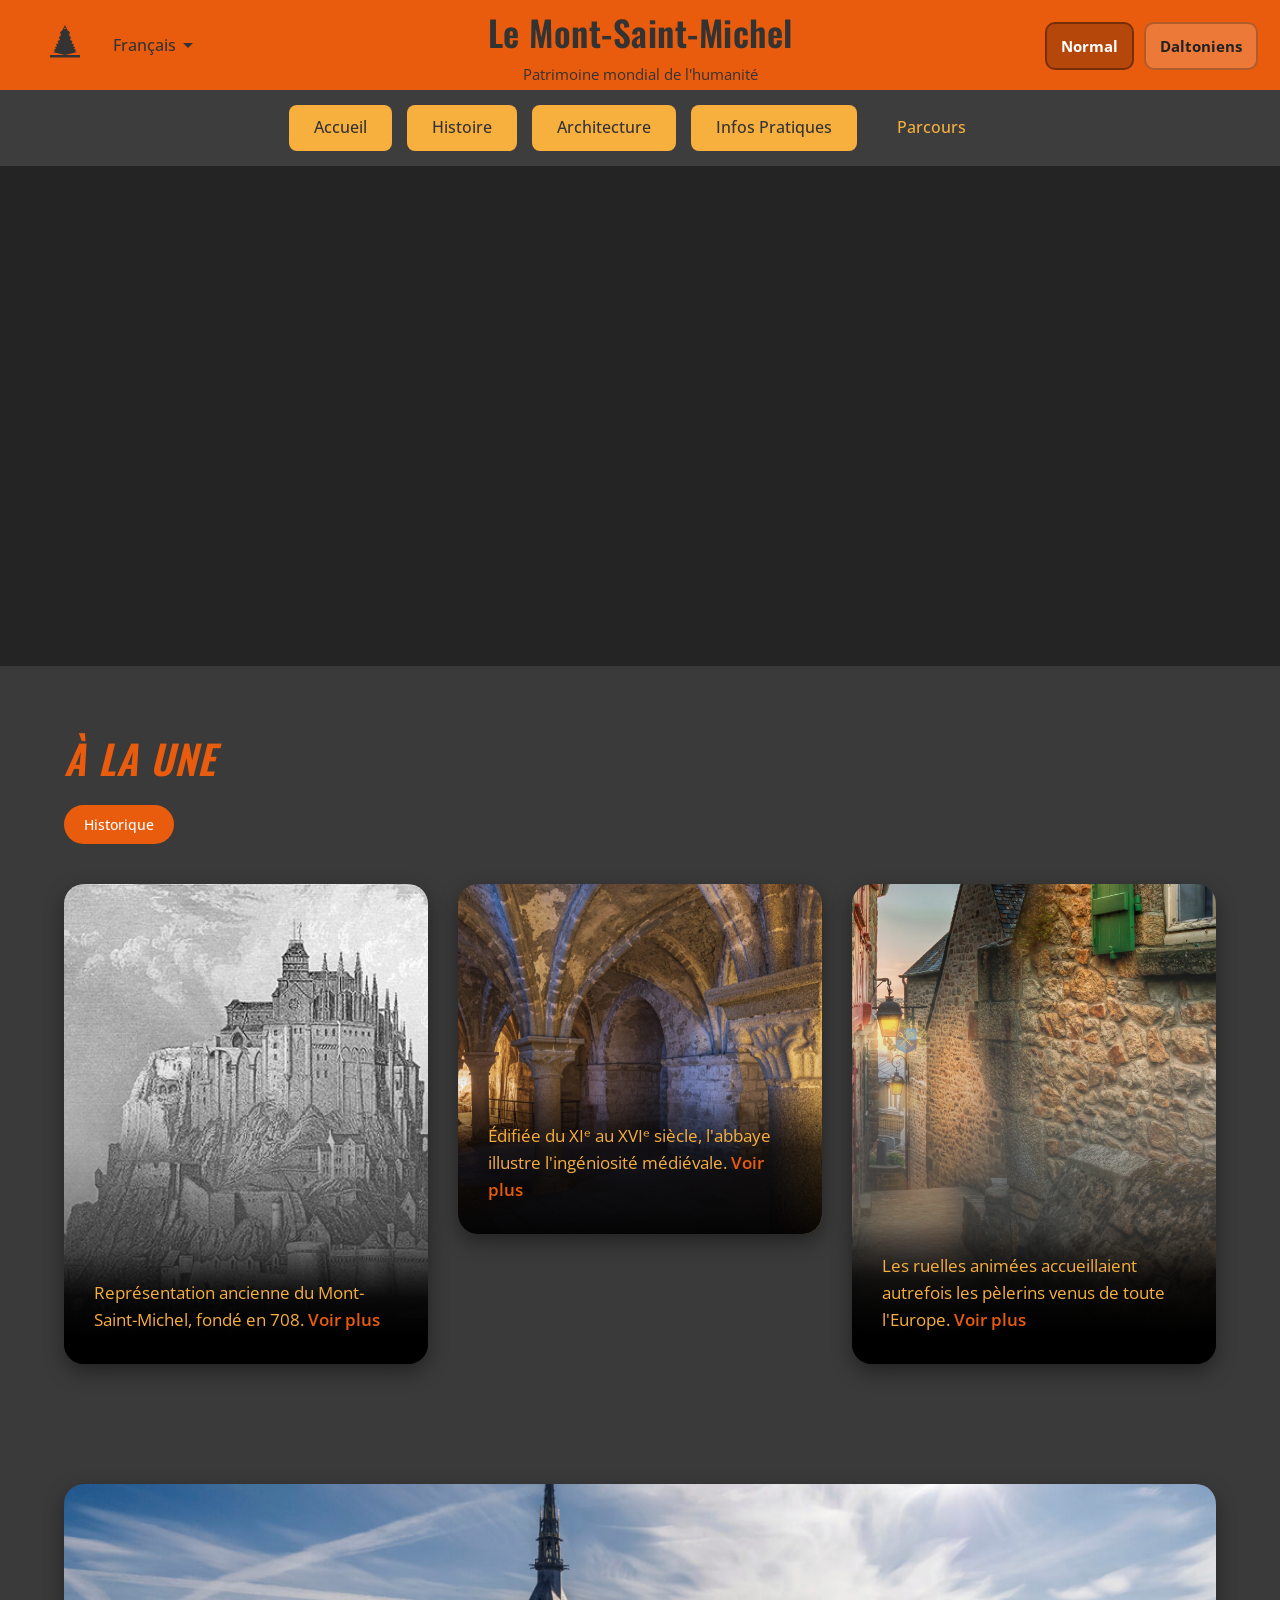
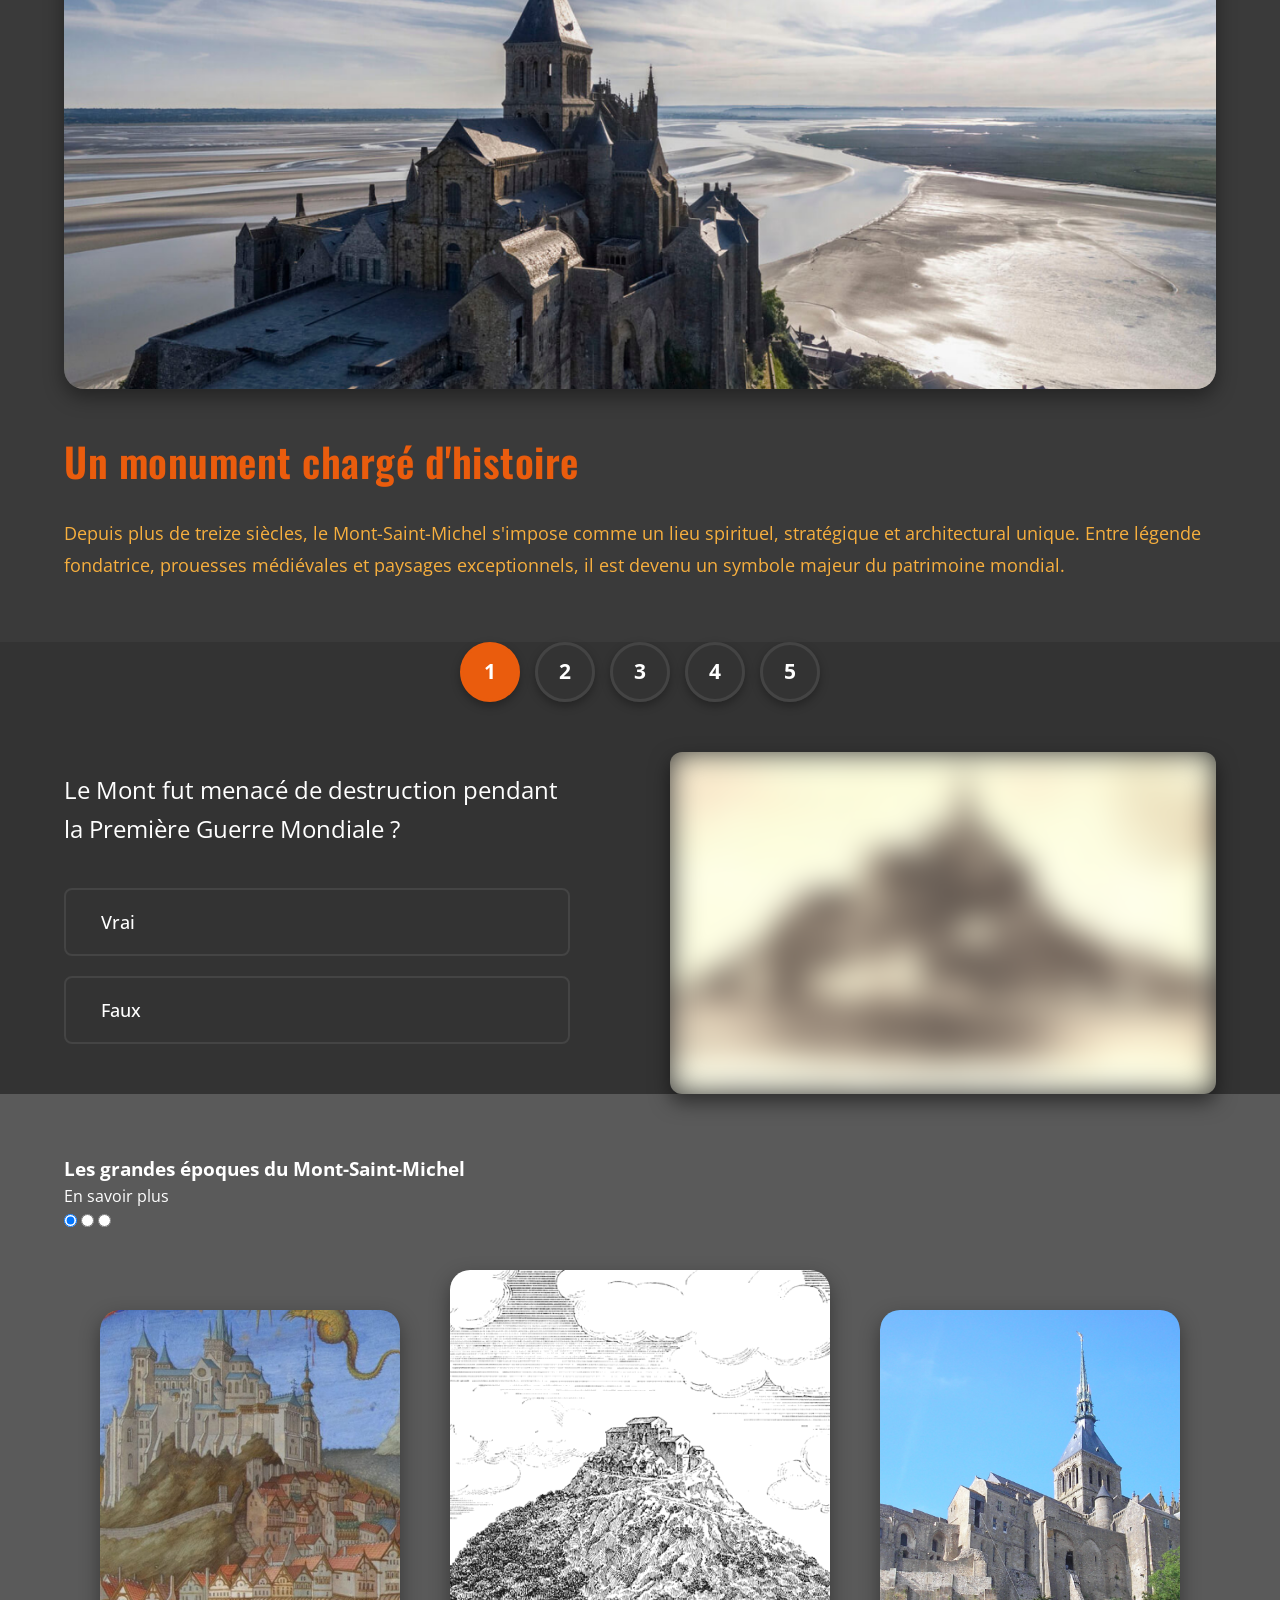
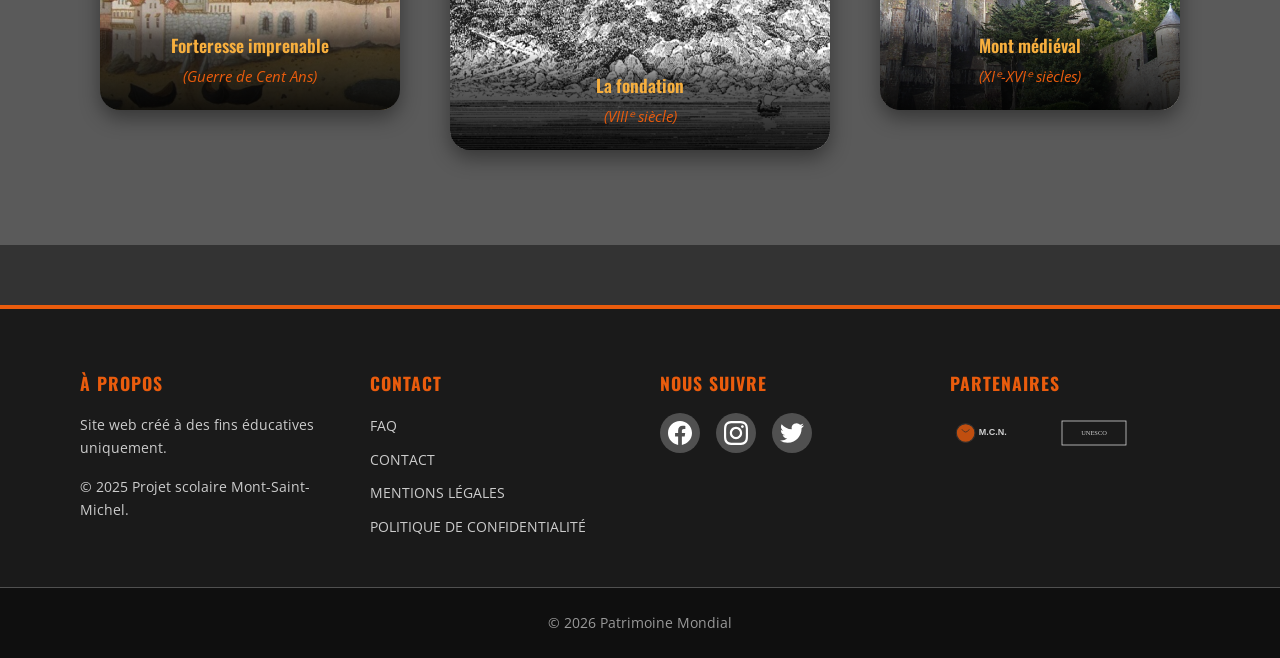
<file: index.html>
<!DOCTYPE html>
<html lang="fr">

<head>
    <meta charset="UTF-8" />
    <meta name="viewport" content="width=device-width, initial-scale=1.0" />
    <title>Le Mont-Saint-Michel - Patrimoine mondial de l'humanité</title>

    <link rel="preconnect" href="https://fonts.googleapis.com">
    <link rel="preconnect" href="https://fonts.gstatic.com" crossorigin>
    <link
        href="https://fonts.googleapis.com/css2?family=Oswald:wght@400;600;700&family=Open+Sans:ital,wght@0,300;0,400;0,600;1,400&display=swap"
        rel="stylesheet">

    <style>
        :root {
            --orange-principal: #ea5c0d;
            --orange-fonce: #b94503;
            --orange-clair: #f7af3e;
            --gris-fonce: #333333;
            --gris-moyen: #505050;
            --blanc: #ffffff;
            --font-titre: 'Oswald', sans-serif;
            --font-texte: 'Open Sans', sans-serif;
            --spacing-xs: 8px;
            --spacing-sm: 16px;
            --spacing-md: 24px;
            --spacing-lg: 40px;
            --spacing-xl: 60px;
            --transition: all 0.3s ease;
        }

        * {
            margin: 0;
            padding: 0;
            box-sizing: border-box;
        }

        html {
            scroll-behavior: smooth;
        }

        body {
            font-family: var(--font-texte);
            background-color: var(--gris-fonce);
            color: var(--blanc);
            line-height: 1.6;
            overflow-x: hidden;
        }

        a,
        label {
            text-decoration: none;
        }

        img {
            max-width: 100%;
            height: auto;
            display: block;
        }

        a {
            color: inherit;
            transition: var(--transition);
        }

        button {
            background: none;
            border: none;
            cursor: pointer;
            font-family: inherit;
        }

        .container {
            max-width: 1200px;
            margin: 0 auto;
            padding: 0 var(--spacing-md);
        }

        .header {
            position: sticky;
            top: 0;
            z-index: 1000;
            width: 100%;
        }

        .header-top {
            background-color: var(--orange-principal);
            padding: 20px 40px;
            display: flex;
            align-items: center;
            justify-content: space-between;
            position: relative;
            width: 100%;
            margin: 0;
        }

        .logo {
            display: flex;
            align-items: center;
            gap: 15px;
        }

        .logo-image {
            width: 50px;
            height: 50px;
        }

        .site-title {
            position: absolute;
            left: 50%;
            transform: translateX(-50%);
            text-align: center;
        }

        .site-title h1 {
            font-family: var(--font-titre);
            font-size: 2.2rem;
            font-weight: 600;
            color: #333333;
            margin-bottom: 2px;
            letter-spacing: 0.5px;
        }

        .site-title p {
            font-size: 0.95rem;
            color: #333333;
            font-weight: 400;
        }

        .right-spacer {
            width: 180px;
        }

        /* ===== Language dropdown (CSS only) ===== */
        .lang {
            position: relative;
            display: inline-flex;
            align-items: center;
        }

        .lang-btn {
            display: flex;
            align-items: center;
            gap: 6px;
            color: #333333;
            font-size: 1rem;
            font-weight: 500;
            cursor: pointer;
            user-select: none;
            padding: 6px 8px;
            border-radius: 8px;
        }

        .lang-btn svg {
            width: 12px;
            height: 12px;
            fill: currentColor;
        }

        .lang-menu {
            position: absolute;
            top: calc(100% + 10px);
            left: 0;
            background: #ffffff;
            color: #333333;
            border-radius: 12px;
            padding: 10px;
            min-width: 170px;
            box-shadow: 0 12px 30px rgba(0, 0, 0, .25);
            display: none;
            z-index: 3000;
        }

        .lang-menu a {
            display: block;
            padding: 10px 12px;
            border-radius: 10px;
            font-weight: 600;
            color: #333333;
            white-space: nowrap;
        }

        .lang-menu a:hover {
            background: rgba(0, 0, 0, .06);
        }

        .lang:focus-within .lang-menu,
        .lang:hover .lang-menu {
            display: block;
        }

        /* ===== Daltonien switch ===== */
        .theme-radio {
            position: absolute;
            width: 1px;
            height: 1px;
            overflow: hidden;
            clip: rect(0 0 0 0);
            white-space: nowrap;
        }

        .theme-switch {
            position: absolute;
            right: 22px;
            top: 22px;
            display: flex;
            gap: 10px;
            align-items: center;
            z-index: 2000;
        }

        .theme-btn {
            display: inline-flex;
            align-items: center;
            justify-content: center;
            padding: 10px 14px;
            border-radius: 10px;
            font-weight: 700;
            font-size: .95rem;
            cursor: pointer;
            user-select: none;
            border: 2px solid rgba(0, 0, 0, .25);
            background: rgba(255, 255, 255, .18);
            color: #222;
            transition: all .2s ease;
        }

        .theme-btn:hover {
            transform: translateY(-1px);
            background: rgba(255, 255, 255, .28);
        }

        #theme-default:checked~.app .theme-switch label[for="theme-default"],
        #theme-cb:checked~.app .theme-switch label[for="theme-cb"] {
            background: rgba(0, 0, 0, .22);
            color: #fff;
            border-color: rgba(0, 0, 0, .35);
        }

        #theme-cb:checked~.app {
            --orange-principal: #1F6FEB;
            --orange-fonce: #0B3D91;
            --orange-clair: #FFD500;
            --gris-fonce: #1f1f1f;
            --gris-moyen: #444444;
            --blanc: #ffffff;
        }

        #theme-cb:checked~.app a:focus,
        #theme-cb:checked~.app button:focus,
        #theme-cb:checked~.app label:focus {
            outline: 3px solid var(--orange-clair);
            outline-offset: 3px;
        }

        /* ===== Nav ===== */
        .nav {
            display: flex;
            justify-content: center;
            align-items: center;
            gap: 15px;
            background-color: #3d3d3d;
            padding: 15px 40px;
        }

        .nav-link {
            padding: 10px 25px;
            font-weight: 500;
            font-size: 1rem;
            color: #333333;
            background-color: var(--orange-clair);
            border-radius: 8px;
            transition: var(--transition);
        }

        .nav-link:hover {
            background-color: var(--orange-principal);
            color: var(--blanc);
        }

        .nav-link.no-bg {
            background-color: transparent;
            color: var(--orange-clair);
        }

        .nav-link.no-bg:hover {
            color: var(--blanc);
        }

        /* ===== Hero ===== */
        .hero {
            height: 500px;
            display: flex;
            align-items: center;
            justify-content: center;
            position: relative;
            overflow: hidden;
        }

        .hero-video {
            position: absolute;
            top: 50%;
            left: 50%;
            min-width: 100%;
            min-height: 100%;
            width: auto;
            height: auto;
            transform: translate(-50%, -50%);
            object-fit: cover;
            z-index: 0;
        }

        .hero-overlay {
            position: absolute;
            inset: 0;
            background: rgba(0, 0, 0, 0.3);
            z-index: 1;
        }

        .hero::before {
            content: '';
            position: absolute;
            bottom: 0;
            left: 0;
            right: 0;
            height: 100px;
            background: linear-gradient(transparent, var(--gris-fonce));
            z-index: 1;
        }

        /* ===== A la Une ===== */
        .a-la-une {
            padding: 60px 40px;
            background-color: #3a3a3a;
        }

        .section-header {
            margin-bottom: 40px;
        }

        .section-title {
            font-family: var(--font-titre);
            font-size: 2.5rem;
            font-weight: 600;
            color: var(--orange-principal);
            font-style: italic;
            margin-bottom: 15px;
            letter-spacing: 1px;
        }

        .section-badge {
            display: inline-block;
            background-color: var(--orange-principal);
            color: var(--blanc);
            padding: 8px 20px;
            border-radius: 25px;
            font-size: 0.9rem;
            font-weight: 500;
        }

        .cards-grid {
            display: grid;
            grid-template-columns: repeat(3, 1fr);
            gap: 30px;
        }

        .card {
            position: relative;
            border-radius: 20px;
            overflow: hidden;
            height: 480px;
            transition: var(--transition);
            box-shadow: 0 8px 20px rgba(0, 0, 0, 0.4);
        }

        .card:nth-child(2) {
            height: 350px;
        }

        .card:hover {
            transform: translateY(-5px);
            box-shadow: 0 12px 30px rgba(234, 92, 13, 0.3);
        }

        .card-image {
            width: 100%;
            height: 100%;
            position: relative;
        }

        .card-image img {
            width: 100%;
            height: 100%;
            object-fit: cover;
        }

        .card-content {
            position: absolute;
            bottom: 0;
            left: 0;
            right: 0;
            padding: 30px;
            background: linear-gradient(to top, rgba(0, 0, 0, 0.95) 0%, rgba(0, 0, 0, 0.7) 60%, transparent 100%);
        }

        .card-content p {
            font-size: 1.05rem;
            line-height: 1.6;
            color: var(--orange-clair);
            margin: 0;
        }

        .card-link {
            color: var(--orange-principal);
            font-weight: 600;
        }

        .card-link:hover {
            color: var(--orange-clair);
        }

        /* ===== Historique ===== */
        .historique {
            padding: 60px 40px;
            background-color: #3a3a3a;
        }

        .historique-image {
            width: 100%;
            margin-bottom: 40px;
        }

        .historique-image img {
            width: 100%;
            border-radius: 20px;
            box-shadow: 0 8px 20px rgba(0, 0, 0, 0.4);
        }

        .historique-title {
            font-family: var(--font-titre);
            font-size: 2.5rem;
            font-weight: 600;
            color: var(--orange-principal);
            margin-bottom: 25px;
            letter-spacing: 0.5px;
        }

        .historique-text {
            font-size: 1.1rem;
            line-height: 1.8;
            color: var(--orange-clair);
        }

        /* ===== Quiz ===== */
        .quiz-nav-input,
        .quiz-answer-input {
            display: none;
        }

        .quiz-wrapper-pure {
            max-width: 1200px;
            margin: 0 auto;
        }

        .quiz-navigation {
            display: flex;
            justify-content: center;
            gap: 15px;
            margin-bottom: 50px;
        }

        .quiz-nav-btn {
            width: 60px;
            height: 60px;
            padding: 0;
            border: 3px solid #444;
            border-radius: 50%;
            display: flex;
            align-items: center;
            justify-content: center;
            cursor: pointer;
            transition: var(--transition);
            color: var(--blanc);
            font-weight: 700;
            font-size: 1.3rem;
            box-shadow: 0 4px 10px rgba(0, 0, 0, 0.3);
        }

        .quiz-nav-btn:hover {
            border-color: var(--orange-principal);
            background-color: rgba(234, 92, 13, 0.1);
        }

        #quiz-q1:checked~.quiz-wrapper-pure .quiz-nav-btn[data-question="1"],
        #quiz-q2:checked~.quiz-wrapper-pure .quiz-nav-btn[data-question="2"],
        #quiz-q3:checked~.quiz-wrapper-pure .quiz-nav-btn[data-question="3"],
        #quiz-q4:checked~.quiz-wrapper-pure .quiz-nav-btn[data-question="4"],
        #quiz-q5:checked~.quiz-wrapper-pure .quiz-nav-btn[data-question="5"] {
            border-color: var(--orange-principal);
            background-color: var(--orange-principal);
        }

        .quiz-item-pure {
            display: none;
        }

        #quiz-q1:checked~.quiz-wrapper-pure .quiz-item-1,
        #quiz-q2:checked~.quiz-wrapper-pure .quiz-item-2,
        #quiz-q3:checked~.quiz-wrapper-pure .quiz-item-3,
        #quiz-q4:checked~.quiz-wrapper-pure .quiz-item-4,
        #quiz-q5:checked~.quiz-wrapper-pure .quiz-item-5 {
            display: block;
        }

        .quiz-content-pure {
            display: grid;
            grid-template-columns: 1fr 1fr;
            gap: 60px;
            align-items: center;
        }

        .quiz-left-pure {
            padding-right: 40px;
        }

        .quiz-question-pure {
            font-size: 1.5rem;
            font-weight: 400;
            color: var(--blanc);
            line-height: 1.6;
            margin-bottom: 40px;
        }

        .quiz-buttons-pure {
            display: flex;
            flex-direction: column;
            gap: 20px;
            margin-bottom: 30px;
        }

        .quiz-btn-pure {
            padding: 18px 35px;
            background-color: transparent;
            border: 2px solid #444;
            border-radius: 8px;
            color: var(--blanc);
            font-size: 1.1rem;
            font-weight: 500;
            cursor: pointer;
            transition: var(--transition);
            text-align: left;
        }

        .quiz-btn-pure:hover {
            border-color: var(--blanc);
            background-color: rgba(255, 255, 255, 0.05);
        }

        .quiz-explanation-pure {
            opacity: 0;
            max-height: 0;
            overflow: hidden;
            transition: opacity 0.5s ease, max-height 0.5s ease;
            margin-bottom: 0;
        }

        .quiz-explanation-pure p {
            font-size: 1.05rem;
            line-height: 1.7;
        }

        .quiz-more-pure {
            opacity: 0;
            max-height: 0;
            overflow: hidden;
            transition: opacity 0.5s ease, max-height 0.5s ease;
            margin-top: 0;
        }

        .quiz-more-btn-pure {
            display: inline-flex;
            align-items: center;
            gap: 10px;
            padding: 12px 30px;
            background-color: transparent;
            border: 2px solid var(--blanc);
            border-radius: 30px;
            color: var(--blanc);
            font-size: 1rem;
            font-weight: 500;
            cursor: pointer;
            transition: var(--transition);
        }

        .quiz-more-btn-pure:hover {
            background-color: var(--orange-principal);
            border-color: var(--orange-principal);
        }

        .quiz-more-btn-pure svg {
            width: 20px;
            height: 20px;
        }

        .quiz-image-wrapper-pure {
            border-radius: 12px;
            overflow: hidden;
            box-shadow: 0 8px 20px rgba(0, 0, 0, 0.5);
        }

        .quiz-image-pure {
            width: 100%;
            height: auto;
            display: block;
            filter: blur(15px);
            transition: filter 0.6s ease;
        }

        /* Q1 */
        #ans1-a:checked~.quiz-wrapper-pure .quiz-item-1 .quiz-correct-1 {
            background-color: #4CAF50;
            border-color: #4CAF50;
        }

        #ans1-a:checked~.quiz-wrapper-pure .quiz-item-1 .quiz-image-pure {
            filter: blur(0);
        }

        #ans1-a:checked~.quiz-wrapper-pure .quiz-item-1 .quiz-exp-correct-1 {
            opacity: 1;
            max-height: 300px;
            margin-bottom: 25px;
        }

        #ans1-a:checked~.quiz-wrapper-pure .quiz-item-1 .quiz-exp-correct-1 p {
            color: #4CAF50;
        }

        #ans1-a:checked~.quiz-wrapper-pure .quiz-item-1 .quiz-more-pure {
            opacity: 1;
            max-height: 120px;
            margin-top: 30px;
        }

        #ans1-b:checked~.quiz-wrapper-pure .quiz-item-1 label[for="ans1-b"] {
            background-color: #f44336;
            border-color: #f44336;
        }

        #ans1-b:checked~.quiz-wrapper-pure .quiz-item-1 .quiz-image-pure {
            filter: blur(0);
        }

        #ans1-b:checked~.quiz-wrapper-pure .quiz-item-1 .quiz-exp-wrong-1 {
            opacity: 1;
            max-height: 300px;
            margin-bottom: 25px;
        }

        #ans1-b:checked~.quiz-wrapper-pure .quiz-item-1 .quiz-exp-wrong-1 p {
            color: #f44336;
        }

        #ans1-b:checked~.quiz-wrapper-pure .quiz-item-1 .quiz-more-pure {
            opacity: 1;
            max-height: 120px;
            margin-top: 30px;
        }

        /* Q2 */
        #ans2-d:checked~.quiz-wrapper-pure .quiz-item-2 .quiz-correct-2 {
            background-color: #4CAF50;
            border-color: #4CAF50;
        }

        #ans2-d:checked~.quiz-wrapper-pure .quiz-item-2 .quiz-image-pure {
            filter: blur(0);
        }

        #ans2-d:checked~.quiz-wrapper-pure .quiz-item-2 .quiz-exp-correct-2 {
            opacity: 1;
            max-height: 300px;
            margin-bottom: 25px;
        }

        #ans2-d:checked~.quiz-wrapper-pure .quiz-item-2 .quiz-exp-correct-2 p {
            color: #4CAF50;
        }

        #ans2-d:checked~.quiz-wrapper-pure .quiz-item-2 .quiz-more-pure {
            opacity: 1;
            max-height: 120px;
            margin-top: 30px;
        }

        #ans2-a:checked~.quiz-wrapper-pure .quiz-item-2 label[for="ans2-a"],
        #ans2-b:checked~.quiz-wrapper-pure .quiz-item-2 label[for="ans2-b"],
        #ans2-c:checked~.quiz-wrapper-pure .quiz-item-2 label[for="ans2-c"] {
            background-color: #f44336;
            border-color: #f44336;
        }

        #ans2-a:checked~.quiz-wrapper-pure .quiz-item-2 .quiz-image-pure,
        #ans2-b:checked~.quiz-wrapper-pure .quiz-item-2 .quiz-image-pure,
        #ans2-c:checked~.quiz-wrapper-pure .quiz-item-2 .quiz-image-pure {
            filter: blur(0);
        }

        #ans2-a:checked~.quiz-wrapper-pure .quiz-item-2 .quiz-exp-wrong-2,
        #ans2-b:checked~.quiz-wrapper-pure .quiz-item-2 .quiz-exp-wrong-2,
        #ans2-c:checked~.quiz-wrapper-pure .quiz-item-2 .quiz-exp-wrong-2 {
            opacity: 1;
            max-height: 300px;
            margin-bottom: 25px;
        }

        #ans2-a:checked~.quiz-wrapper-pure .quiz-item-2 .quiz-exp-wrong-2 p,
        #ans2-b:checked~.quiz-wrapper-pure .quiz-item-2 .quiz-exp-wrong-2 p,
        #ans2-c:checked~.quiz-wrapper-pure .quiz-item-2 .quiz-exp-wrong-2 p {
            color: #f44336;
        }

        #ans2-a:checked~.quiz-wrapper-pure .quiz-item-2 .quiz-more-pure,
        #ans2-b:checked~.quiz-wrapper-pure .quiz-item-2 .quiz-more-pure,
        #ans2-c:checked~.quiz-wrapper-pure .quiz-item-2 .quiz-more-pure {
            opacity: 1;
            max-height: 120px;
            margin-top: 30px;
        }

        /* Q3 */
        #ans3-b:checked~.quiz-wrapper-pure .quiz-item-3 .quiz-correct-3 {
            background-color: #4CAF50;
            border-color: #4CAF50;
        }

        #ans3-b:checked~.quiz-wrapper-pure .quiz-item-3 .quiz-image-pure {
            filter: blur(0);
        }

        #ans3-b:checked~.quiz-wrapper-pure .quiz-item-3 .quiz-exp-correct-3 {
            opacity: 1;
            max-height: 300px;
            margin-bottom: 25px;
        }

        #ans3-b:checked~.quiz-wrapper-pure .quiz-item-3 .quiz-exp-correct-3 p {
            color: #4CAF50;
        }

        #ans3-b:checked~.quiz-wrapper-pure .quiz-item-3 .quiz-more-pure {
            opacity: 1;
            max-height: 120px;
            margin-top: 30px;
        }

        #ans3-a:checked~.quiz-wrapper-pure .quiz-item-3 label[for="ans3-a"] {
            background-color: #f44336;
            border-color: #f44336;
        }

        #ans3-a:checked~.quiz-wrapper-pure .quiz-item-3 .quiz-image-pure {
            filter: blur(0);
        }

        #ans3-a:checked~.quiz-wrapper-pure .quiz-item-3 .quiz-exp-wrong-3 {
            opacity: 1;
            max-height: 300px;
            margin-bottom: 25px;
        }

        #ans3-a:checked~.quiz-wrapper-pure .quiz-item-3 .quiz-exp-wrong-3 p {
            color: #f44336;
        }

        #ans3-a:checked~.quiz-wrapper-pure .quiz-item-3 .quiz-more-pure {
            opacity: 1;
            max-height: 120px;
            margin-top: 30px;
        }

        /* Q4 */
        #ans4-a:checked~.quiz-wrapper-pure .quiz-item-4 .quiz-correct-4 {
            background-color: #4CAF50;
            border-color: #4CAF50;
        }

        #ans4-a:checked~.quiz-wrapper-pure .quiz-item-4 .quiz-image-pure {
            filter: blur(0);
        }

        #ans4-a:checked~.quiz-wrapper-pure .quiz-item-4 .quiz-exp-correct-4 {
            opacity: 1;
            max-height: 300px;
            margin-bottom: 25px;
        }

        #ans4-a:checked~.quiz-wrapper-pure .quiz-item-4 .quiz-exp-correct-4 p {
            color: #4CAF50;
        }

        #ans4-a:checked~.quiz-wrapper-pure .quiz-item-4 .quiz-more-pure {
            opacity: 1;
            max-height: 120px;
            margin-top: 30px;
        }

        #ans4-b:checked~.quiz-wrapper-pure .quiz-item-4 label[for="ans4-b"] {
            background-color: #f44336;
            border-color: #f44336;
        }

        #ans4-b:checked~.quiz-wrapper-pure .quiz-item-4 .quiz-image-pure {
            filter: blur(0);
        }

        #ans4-b:checked~.quiz-wrapper-pure .quiz-item-4 .quiz-exp-wrong-4 {
            opacity: 1;
            max-height: 300px;
            margin-bottom: 25px;
        }

        #ans4-b:checked~.quiz-wrapper-pure .quiz-item-4 .quiz-exp-wrong-4 p {
            color: #f44336;
        }

        #ans4-b:checked~.quiz-wrapper-pure .quiz-item-4 .quiz-more-pure {
            opacity: 1;
            max-height: 120px;
            margin-top: 30px;
        }

        /* Styles spécifiques au Carrousel */
        .carousel-section {
            padding: 60px 40px;
            background-color: #5a5a5a;
        }

        .carousel-slides {
            display: flex;
            justify-content: center;
            align-items: center;
            gap: 50px;
            min-height: 550px;
            position: relative;
        }

        .carousel-slide {
            display: none;
            gap: 50px;
            align-items: center;
            justify-content: center;
            opacity: 0;
            transition: opacity 0.5s ease;
        }

        /* Affichage de la slide active */
        #carousel-slide1:checked~.carousel-slides .slide-1,
        #carousel-slide2:checked~.carousel-slides .slide-2,
        #carousel-slide3:checked~.carousel-slides .slide-3 {
            display: flex;
            opacity: 1;
        }

        .carousel-card {
            border-radius: 20px;
            overflow: hidden;
            width: 300px;
            height: 400px;
            transition: var(--transition);
            position: relative;
            box-shadow: 0 8px 20px rgba(0, 0, 0, 0.4);
        }

        .carousel-card-large {
            width: 380px;
            height: 480px;
            z-index: 2;
        }

        .carousel-card:hover {
            transform: scale(1.05);
            box-shadow: 0 12px 30px rgba(234, 92, 13, 0.4);
        }

        .carousel-card img {
            width: 100%;
            height: 100%;
            object-fit: cover;
        }

        .carousel-caption {
            position: absolute;
            bottom: 0;
            left: 0;
            right: 0;
            padding: 20px;
            background: linear-gradient(to top, rgba(0, 0, 0, 0.9) 0%, rgba(0, 0, 0, 0.6) 70%, transparent 100%);
            text-align: center;
        }

        .carousel-label {
            display: block;
            font-family: var(--font-titre);
            font-size: 1.1rem;
            font-weight: 600;
            color: var(--orange-clair);
            margin-bottom: 5px;
        }

        .carousel-period {
            font-size: 0.95rem;
            color: var(--orange-principal);
            font-style: italic;
        }

        /* Visibilité des boutons selon la slide */
        .carousel-control {
            display: none;
            position: absolute;
            top: 50%;
            transform: translateY(-50%);
            width: 60px;
            height: 60px;
            background-color: rgba(51, 51, 51, 0.8);
            border-radius: 50%;
            align-items: center;
            justify-content: center;
            cursor: pointer;
            transition: var(--transition);
            z-index: 10;
            color: var(--blanc);
        }

        .carousel-control:hover {
            background-color: rgba(234, 92, 13, 0.9);
            transform: translateY(-50%) scale(1.1);
        }

        .carousel-control svg {
            width: 30px;
            height: 30px;
        }

        .carousel-prev {
            left: -80px;
        }

        .carousel-next {
            right: -80px;
        }

        #carousel-slide1:checked~.btn-prev-1,
        #carousel-slide1:checked~.btn-next-1 {
            display: flex;
        }

        #carousel-slide2:checked~.btn-prev-2,
        #carousel-slide2:checked~.btn-next-2 {
            display: flex;
        }

        #carousel-slide3:checked~.btn-prev-3,
        #carousel-slide3:checked~.btn-next-3 {
            display: flex;
        }

        /* Q5 */
        #ans5-a:checked~.quiz-wrapper-pure .quiz-item-5 .quiz-correct-5 {
            background-color: #4CAF50;
            border-color: #4CAF50;
        }

        #ans5-a:checked~.quiz-wrapper-pure .quiz-item-5 .quiz-image-pure {
            filter: blur(0);
        }

        #ans5-a:checked~.quiz-wrapper-pure .quiz-item-5 .quiz-exp-correct-5 {
            opacity: 1;
            max-height: 300px;
            margin-bottom: 25px;
        }

        #ans5-a:checked~.quiz-wrapper-pure .quiz-item-5 .quiz-exp-correct-5 p {
            color: #4CAF50;
        }

        #ans5-a:checked~.quiz-wrapper-pure .quiz-item-5 .quiz-more-pure {
            opacity: 1;
            max-height: 120px;
            margin-top: 30px;
        }

        #ans5-b:checked~.quiz-wrapper-pure .quiz-item-5 label[for="ans5-b"] {
            background-color: #f44336;
            border-color: #f44336;
        }

        #ans5-b:checked~.quiz-wrapper-pure .quiz-item-5 .quiz-image-pure {
            filter: blur(0);
        }

        #ans5-b:checked~.quiz-wrapper-pure .quiz-item-5 .quiz-exp-wrong-5 {
            opacity: 1;
            max-height: 300px;
            margin-bottom: 25px;
        }

        #ans5-b:checked~.quiz-wrapper-pure .quiz-item-5 .quiz-exp-wrong-5 p {
            color: #f44336;
        }

        #ans5-b:checked~.quiz-wrapper-pure .quiz-item-5 .quiz-more-pure {
            opacity: 1;
            max-height: 120px;
            margin-top: 30px;
        }

        /* Disable answers after selection */
        #ans1-a:checked~.quiz-wrapper-pure .quiz-item-1 .quiz-btn-pure,
        #ans1-b:checked~.quiz-wrapper-pure .quiz-item-1 .quiz-btn-pure,
        #ans2-a:checked~.quiz-wrapper-pure .quiz-item-2 .quiz-btn-pure,
        #ans2-b:checked~.quiz-wrapper-pure .quiz-item-2 .quiz-btn-pure,
        #ans2-c:checked~.quiz-wrapper-pure .quiz-item-2 .quiz-btn-pure,
        #ans2-d:checked~.quiz-wrapper-pure .quiz-item-2 .quiz-btn-pure,
        #ans3-a:checked~.quiz-wrapper-pure .quiz-item-3 .quiz-btn-pure,
        #ans3-b:checked~.quiz-wrapper-pure .quiz-item-3 .quiz-btn-pure,
        #ans4-a:checked~.quiz-wrapper-pure .quiz-item-4 .quiz-btn-pure,
        #ans4-b:checked~.quiz-wrapper-pure .quiz-item-4 .quiz-btn-pure,
        #ans5-a:checked~.quiz-wrapper-pure .quiz-item-5 .quiz-btn-pure,
        #ans5-b:checked~.quiz-wrapper-pure .quiz-item-5 .quiz-btn-pure {
            pointer-events: none;
            opacity: 0.6;
        }

        /* ===== FOOTER ===== */
        .footer {
            background-color: #1a1a1a;
            padding: var(--spacing-xl) 0 0;
            margin-top: var(--spacing-xl);
            border-top: 4px solid var(--orange-principal);
        }

        .footer-content {
            max-width: 1200px;
            margin: 0 auto;
            padding: 0 var(--spacing-lg);
            display: grid;
            grid-template-columns: repeat(auto-fit, minmax(250px, 1fr));
            gap: var(--spacing-lg);
        }

        .footer-column h4 {
            font-family: var(--font-titre);
            font-size: 1.1rem;
            font-weight: 700;
            color: var(--orange-principal);
            margin-bottom: var(--spacing-sm);
            text-transform: uppercase;
            letter-spacing: 1px;
        }

        .footer-column p {
            font-size: 0.9rem;
            line-height: 1.6;
            color: #ccc;
        }

        .footer-copyright {
            margin-top: var(--spacing-sm);
            font-size: 0.85rem;
            color: #999;
        }

        .footer-column ul {
            list-style: none;
        }

        .footer-column ul li {
            margin-bottom: var(--spacing-xs);
        }

        .footer-column ul li a {
            color: #ccc;
            font-size: 0.9rem;
            transition: var(--transition);
        }

        .footer-column ul li a:hover {
            color: var(--orange-clair);
            padding-left: 5px;
        }

        .social-icons {
            display: flex;
            flex-wrap: wrap;
            gap: var(--spacing-sm);
        }

        .social-icon {
            width: 40px;
            height: 40px;
            border-radius: 50%;
            background-color: var(--gris-moyen);
            display: flex;
            align-items: center;
            justify-content: center;
            color: var(--blanc);
            transition: var(--transition);
        }

        .social-icon:hover {
            background-color: var(--orange-principal);
            transform: translateY(-3px);
        }

        .partners {
            display: flex;
            gap: var(--spacing-md);
            align-items: center;
            flex-wrap: wrap;
        }

        .partner-logo {
            opacity: 0.8;
            transition: var(--transition);
        }

        .partner-logo:hover {
            opacity: 1;
            transform: scale(1.05);
        }

        .footer-bottom {
            text-align: center;
            padding: var(--spacing-md);
            margin-top: var(--spacing-lg);
            border-top: 1px solid var(--gris-moyen);
            background-color: #0f0f0f;
            font-size: 0.85rem;
            color: #999;
        }

        /* ===== Responsive header ===== */
        @media (max-width: 768px) {
            .header-top {
                flex-direction: column;
                gap: 15px;
                padding: 15px 20px;
            }

            .right-spacer {
                display: none;
            }

            .site-title {
                position: static;
                transform: none;
            }

            .theme-switch {
                right: 12px;
                top: 12px;
                gap: 8px;
            }

            .theme-btn {
                padding: 8px 10px;
                font-size: .9rem;
            }

            .nav {
                flex-wrap: wrap;
                padding: 12px 20px;
            }

            .nav-link {
                padding: 8px 18px;
                font-size: 0.9rem;
            }

            .cards-grid {
                grid-template-columns: 1fr;
                gap: 25px;
            }

            .card {
                height: 400px;
            }

            .card:nth-child(2) {
                height: 300px;
            }

            .hero {
                height: 350px;
            }

            .quiz-content-pure {
                grid-template-columns: 1fr;
                gap: 30px;
            }

            .quiz-left-pure {
                padding-right: 0;
            }

            .carousel-slides {
                flex-direction: column;
                gap: 30px;
            }

            .carousel-card,
            .carousel-card-large {
                width: 100%;
                max-width: 350px;
                height: 380px;
            }

            .carousel-prev,
            .carousel-next {
                width: 50px;
                height: 50px;
            }

            .carousel-prev {
                left: 5px;
            }

            .carousel-next {
                right: 5px;
            }
        }
    </style>
</head>

<body>
    <input type="radio" name="theme" id="theme-default" class="theme-radio" checked>
    <input type="radio" name="theme" id="theme-cb" class="theme-radio">

    <div class="app">
        <header class="header">
            <div class="header-top">
                <div class="logo">
                    <svg class="logo-image" viewBox="0 0 100 100" fill="#333333" aria-hidden="true">
                        <path
                            d="M50 10 L55 20 L60 25 L58 30 L62 35 L60 40 L65 42 L63 47 L68 48 L66 53 L70 54 L68 58 L72 59 L70 63 L75 64 L50 70 L25 64 L30 63 L28 59 L32 58 L30 54 L34 53 L32 48 L37 47 L35 42 L40 40 L38 35 L42 30 L40 25 L45 20 Z" />
                        <rect x="20" y="70" width="60" height="5" fill="#333333" />
                        <polygon points="50,15 52,18 48,18" fill="#ea5c0d" />
                    </svg>

                    <div class="lang">
                        <button class="lang-btn" type="button" aria-haspopup="true">
                            Français
                            <svg viewBox="0 0 12 12" aria-hidden="true">
                                <path d="M6 9L1 4h10z" />
                            </svg>
                        </button>

                        <div class="lang-menu" role="menu" aria-label="Choix de langue">
                            <a href="index.html" role="menuitem">Français</a>
                            <a href="#" data-set-lang="en" role="menuitem">English</a>
                            <a href="#" data-set-lang="ar" role="menuitem">العربية</a>
                        </div>
                    </div>
                </div>

                <div class="site-title">
                    <h1>Le Mont-Saint-Michel</h1>
                    <p>Patrimoine mondial de l'humanité</p>
                </div>

                <div class="right-spacer" aria-hidden="true"></div>

                <div class="theme-switch" aria-label="Accessibilité daltoniens">
                    <label for="theme-default" class="theme-btn">Normal</label>
                    <label for="theme-cb" class="theme-btn">Daltoniens</label>
                </div>
            </div>

            <nav class="nav" aria-label="Navigation principale">
                <a href="index.html" class="nav-link">Accueil</a>
                <a href="histoire.html" class="nav-link">Histoire</a>
                <a href="architecture.html" class="nav-link">Architecture</a>
                <a href="infos-pratiques.html" class="nav-link">Infos Pratiques</a>
                <a href="parcours.html" class="nav-link no-bg">Parcours</a>
            </nav>
        </header>

        <section class="hero">
            <video class="hero-video" autoplay muted loop playsinline>
                <source src="mont.mp4" type="video/mp4">
                Votre navigateur ne supporte pas la vidéo HTML5.
            </video>
            <div class="hero-overlay"></div>
        </section>

        <section class="a-la-une">
            <div class="container">
                <div class="section-header">
                    <h2 class="section-title">À LA UNE</h2>
                    <span class="section-badge">Historique</span>
                </div>

                <div class="cards-grid">
                    <div class="card">
                        <div class="card-image">
                            <img src="1.png" alt="Mont-Saint-Michel ancien">
                            <div class="card-content">
                                <p>Représentation ancienne du Mont-Saint-Michel, fondé en 708. <a href="#"
                                        class="card-link">Voir
                                        plus</a></p>
                            </div>
                        </div>
                    </div>

                    <div class="card">
                        <div class="card-image">
                            <img src="2.png" alt="Abbaye intérieur">
                            <div class="card-content">
                                <p>Édifiée du XIᵉ au XVIᵉ siècle, l'abbaye illustre l'ingéniosité médiévale. <a href="#"
                                        class="card-link">Voir plus</a></p>
                            </div>
                        </div>
                    </div>

                    <div class="card">
                        <div class="card-image">
                            <img src="3.png" alt="Ruelles du Mont">
                            <div class="card-content">
                                <p>Les ruelles animées accueillaient autrefois les pèlerins venus de toute l'Europe. <a
                                        href="#" class="card-link">Voir plus</a></p>
                            </div>
                        </div>
                    </div>
                </div>
            </div>
        </section>

        <section class="historique" id="histoire">
            <div class="container">
                <div class="historique-image">
                    <img src="4.png" alt="Mont-Saint-Michel vue aérienne">
                </div>
                <div class="historique-content">
                    <h2 class="historique-title">Un monument chargé d'histoire</h2>
                    <p class="historique-text">
                        Depuis plus de treize siècles, le Mont-Saint-Michel s'impose comme un lieu spirituel,
                        stratégique et
                        architectural unique. Entre légende fondatrice, prouesses médiévales et paysages exceptionnels,
                        il est devenu
                        un symbole majeur du patrimoine mondial.
                    </p>
                </div>
            </div>
        </section>

        <section class="quiz-section">
            <div class="container">
                <input type="radio" name="quiz-nav" id="quiz-q1" class="quiz-nav-input" checked>
                <input type="radio" name="quiz-nav" id="quiz-q2" class="quiz-nav-input">
                <input type="radio" name="quiz-nav" id="quiz-q3" class="quiz-nav-input">
                <input type="radio" name="quiz-nav" id="quiz-q4" class="quiz-nav-input">
                <input type="radio" name="quiz-nav" id="quiz-q5" class="quiz-nav-input">

                <input type="radio" name="answer1" id="ans1-a" class="quiz-answer-input">
                <input type="radio" name="answer1" id="ans1-b" class="quiz-answer-input">

                <input type="radio" name="answer2" id="ans2-a" class="quiz-answer-input">
                <input type="radio" name="answer2" id="ans2-b" class="quiz-answer-input">
                <input type="radio" name="answer2" id="ans2-c" class="quiz-answer-input">
                <input type="radio" name="answer2" id="ans2-d" class="quiz-answer-input">

                <input type="radio" name="answer3" id="ans3-a" class="quiz-answer-input">
                <input type="radio" name="answer3" id="ans3-b" class="quiz-answer-input">

                <input type="radio" name="answer4" id="ans4-a" class="quiz-answer-input">
                <input type="radio" name="answer4" id="ans4-b" class="quiz-answer-input">

                <input type="radio" name="answer5" id="ans5-a" class="quiz-answer-input">
                <input type="radio" name="answer5" id="ans5-b" class="quiz-answer-input">

                <div class="quiz-wrapper-pure">
                    <div class="quiz-navigation">
                        <label for="quiz-q1" class="quiz-nav-btn" data-question="1">1</label>
                        <label for="quiz-q2" class="quiz-nav-btn" data-question="2">2</label>
                        <label for="quiz-q3" class="quiz-nav-btn" data-question="3">3</label>
                        <label for="quiz-q4" class="quiz-nav-btn" data-question="4">4</label>
                        <label for="quiz-q5" class="quiz-nav-btn" data-question="5">5</label>
                    </div>

                    <div class="quiz-item-pure quiz-item-1">
                        <div class="quiz-content-pure">
                            <div class="quiz-left-pure">
                                <h3 class="quiz-question-pure">Le Mont fut menacé de destruction pendant la Première
                                    Guerre Mondiale ?</h3>

                                <div class="quiz-buttons-pure">
                                    <label for="ans1-b" class="quiz-btn-pure">Vrai</label>
                                    <label for="ans1-a" class="quiz-btn-pure quiz-correct-1">Faux</label>
                                </div>

                                <div class="quiz-explanation-pure quiz-exp-correct-1">
                                    <p>Faux, la plupart des combats destructeurs de la Première Guerre Mondiale avaient
                                        lieu à l'Est du
                                        pays, bien loin du Mont.</p>
                                </div>

                                <div class="quiz-explanation-pure quiz-exp-wrong-1">
                                    <p>Incorrect ! La plupart des combats de la Première Guerre Mondiale avaient lieu à
                                        l'Est du pays,
                                        bien loin du Mont.</p>
                                </div>

                                <div class="quiz-more-pure">
                                    <label for="quiz-q2" class="quiz-more-btn-pure">
                                        Question suivante
                                        <svg viewBox="0 0 24 24" fill="none" stroke="currentColor">
                                            <path d="M5 12h14M12 5l7 7-7 7" stroke-width="2" />
                                        </svg>
                                    </label>
                                </div>
                            </div>

                            <div class="quiz-right-pure">
                                <div class="quiz-image-wrapper-pure">
                                    <img src="quiz1.jpg" alt="Mont-Saint-Michel" class="quiz-image-pure">
                                </div>
                            </div>
                        </div>
                    </div>

                    <div class="quiz-item-pure quiz-item-2">
                        <div class="quiz-content-pure">
                            <div class="quiz-left-pure">
                                <h3 class="quiz-question-pure">Qu'est-ce qui rend la viande des agneaux salée ?</h3>

                                <div class="quiz-buttons-pure">
                                    <label for="ans2-a" class="quiz-btn-pure">Leur alimentation en moules</label>
                                    <label for="ans2-b" class="quiz-btn-pure">Leur alimentation en algues</label>
                                    <label for="ans2-c" class="quiz-btn-pure">Le sable</label>
                                    <label for="ans2-d" class="quiz-btn-pure quiz-correct-2">C'est leur espace qui donne
                                        ce goût salé</label>
                                </div>

                                <div class="quiz-explanation-pure quiz-exp-correct-2">
                                    <p>Correct ! C'est l'espace salé de la baie où paissent les agneaux qui donne ce
                                        goût unique à leur viande.</p>
                                </div>

                                <div class="quiz-explanation-pure quiz-exp-wrong-2">
                                    <p>Incorrect ! C'est l'espace salé de la baie où paissent les agneaux qui donne ce
                                        goût unique à leur viande.</p>
                                </div>

                                <div class="quiz-more-pure">
                                    <label for="quiz-q3" class="quiz-more-btn-pure">
                                        Question suivante
                                        <svg viewBox="0 0 24 24" fill="none" stroke="currentColor">
                                            <path d="M5 12h14M12 5l7 7-7 7" stroke-width="2" />
                                        </svg>
                                    </label>
                                </div>
                            </div>

                            <div class="quiz-right-pure">
                                <div class="quiz-image-wrapper-pure">
                                    <img src="quiz2.jpg" alt="Agneaux de pré-salé" class="quiz-image-pure">
                                </div>
                            </div>
                        </div>
                    </div>

                    <div class="quiz-item-pure quiz-item-3">
                        <div class="quiz-content-pure">
                            <div class="quiz-left-pure">
                                <h3 class="quiz-question-pure">L'abbaye du Mont-Saint-Michel a été construite en moins
                                    de 50 ans ?</h3>

                                <div class="quiz-buttons-pure">
                                    <label for="ans3-a" class="quiz-btn-pure">Vrai</label>
                                    <label for="ans3-b" class="quiz-btn-pure quiz-correct-3">Faux</label>
                                </div>

                                <div class="quiz-explanation-pure quiz-exp-correct-3">
                                    <p>Faux ! La construction de l'abbaye s'est étalée sur plusieurs siècles, du XIᵉ au
                                        XVIᵉ siècle.</p>
                                </div>

                                <div class="quiz-explanation-pure quiz-exp-wrong-3">
                                    <p>Incorrect ! La construction de l'abbaye a pris plusieurs siècles, du XIᵉ au XVIᵉ
                                        siècle.</p>
                                </div>

                                <div class="quiz-more-pure">
                                    <label for="quiz-q4" class="quiz-more-btn-pure">
                                        Question suivante
                                        <svg viewBox="0 0 24 24" fill="none" stroke="currentColor">
                                            <path d="M5 12h14M12 5l7 7-7 7" stroke-width="2" />
                                        </svg>
                                    </label>
                                </div>
                            </div>

                            <div class="quiz-right-pure">
                                <div class="quiz-image-wrapper-pure">
                                    <img src="quiz3.png" alt="Construction abbaye" class="quiz-image-pure">
                                </div>
                            </div>
                        </div>
                    </div>

                    <div class="quiz-item-pure quiz-item-4">
                        <div class="quiz-content-pure">
                            <div class="quiz-left-pure">
                                <h3 class="quiz-question-pure">Le Mont-Saint-Michel a servi de prison pendant la
                                    Révolution française ?</h3>

                                <div class="quiz-buttons-pure">
                                    <label for="ans4-a" class="quiz-btn-pure quiz-correct-4">Vrai</label>
                                    <label for="ans4-b" class="quiz-btn-pure">Faux</label>
                                </div>

                                <div class="quiz-explanation-pure quiz-exp-correct-4">
                                    <p>Vrai ! Pendant la Révolution française et jusqu'en 1863, le Mont-Saint-Michel a
                                        été transformé en prison d'État.</p>
                                </div>

                                <div class="quiz-explanation-pure quiz-exp-wrong-4">
                                    <p>Incorrect ! Le Mont a bien été utilisé comme prison d'État pendant la Révolution
                                        française jusqu'en 1863.</p>
                                </div>

                                <div class="quiz-more-pure">
                                    <label for="quiz-q5" class="quiz-more-btn-pure">
                                        Question suivante
                                        <svg viewBox="0 0 24 24" fill="none" stroke="currentColor">
                                            <path d="M5 12h14M12 5l7 7-7 7" stroke-width="2" />
                                        </svg>
                                    </label>
                                </div>
                            </div>

                            <div class="quiz-right-pure">
                                <div class="quiz-image-wrapper-pure">
                                    <img src="quiz4.jpg" alt="Prison du Mont" class="quiz-image-pure">
                                </div>
                            </div>
                        </div>
                    </div>

                    <div class="quiz-item-pure quiz-item-5">
                        <div class="quiz-content-pure">
                            <div class="quiz-left-pure">
                                <h3 class="quiz-question-pure">Les marées autour du Mont peuvent atteindre 15 mètres de
                                    hauteur ?</h3>

                                <div class="quiz-buttons-pure">
                                    <label for="ans5-a" class="quiz-btn-pure quiz-correct-5">Vrai</label>
                                    <label for="ans5-b" class="quiz-btn-pure">Faux</label>
                                </div>

                                <div class="quiz-explanation-pure quiz-exp-correct-5">
                                    <p>Vrai ! La baie du Mont-Saint-Michel connaît les plus grandes marées d'Europe
                                        continentale.</p>
                                </div>

                                <div class="quiz-explanation-pure quiz-exp-wrong-5">
                                    <p>Incorrect ! Les marées peuvent effectivement atteindre 15 mètres de hauteur.</p>
                                </div>

                                <div class="quiz-more-pure">
                                    <label for="quiz-q1" class="quiz-more-btn-pure">
                                        Recommencer le quiz
                                        <svg viewBox="0 0 24 24" fill="none" stroke="currentColor">
                                            <path
                                                d="M4 4v5h.582m15.356 2A8.001 8.001 0 004.582 9m0 0H9m11 11v-5h-.581m0 0a8.003 8.003 0 01-15.357-2m15.357 2H15"
                                                stroke-width="2" />
                                        </svg>
                                    </label>
                                </div>
                            </div>

                            <div class="quiz-right-pure">
                                <div class="quiz-image-wrapper-pure">
                                    <img src="quiz5.png" alt="Marées du Mont" class="quiz-image-pure">
                                </div>
                            </div>
                        </div>
                    </div>

                </div>
            </div>
        </section>

        <section class="carousel-section">
            <div class="container">
                <div class="carousel-header">
                    <div class="carousel-title-wrapper">
                        <h3 class="carousel-main-title">Les grandes époques du Mont-Saint-Michel</h3>
                    </div>
                    <a class="discover-link" href="#">En savoir plus</a>
                </div>
                <div class="carousel-wrapper">
                    <input checked="" id="carousel-slide1" name="carousel-slide" type="radio" />
                    <input id="carousel-slide2" name="carousel-slide" type="radio" />
                    <input id="carousel-slide3" name="carousel-slide" type="radio" />

                    <div class="carousel-slides">
                        <div class="carousel-slide slide-1">
                            <div class="carousel-card">
                                <img alt="Forteresse imprenable" src="5.png" />
                                <div class="carousel-caption">
                                    <span class="carousel-label">Forteresse imprenable</span>
                                    <span class="carousel-period">(Guerre de Cent Ans)</span>
                                </div>
                            </div>
                            <div class="carousel-card carousel-card-large">
                                <img alt="La fondation" src="6.png" />
                                <div class="carousel-caption">
                                    <span class="carousel-label">La fondation</span>
                                    <span class="carousel-period">(VIIIᵉ siècle)</span>
                                </div>
                            </div>
                            <div class="carousel-card">
                                <img alt="Mont médiéval" src="7.png" />
                                <div class="carousel-caption">
                                    <span class="carousel-label">Mont médiéval</span>
                                    <span class="carousel-period">(XIᵉ-XVIᵉ siècles)</span>
                                </div>
                            </div>
                        </div>
                        <div class="carousel-slide slide-2">
                            <div class="carousel-card">
                                <img alt="La fondation" src="6.png" />
                                <div class="carousel-caption">
                                    <span class="carousel-label">La fondation</span>
                                    <span class="carousel-period">(VIIIᵉ siècle)</span>
                                </div>
                            </div>
                            <div class="carousel-card carousel-card-large">
                                <img alt="Mont médiéval" src="7.png" />
                                <div class="carousel-caption">
                                    <span class="carousel-label">Mont médiéval</span>
                                    <span class="carousel-period">(XIᵉ-XVIᵉ siècles)</span>
                                </div>
                            </div>
                            <div class="carousel-card">
                                <img alt="Forteresse imprenable" src="5.png" />
                                <div class="carousel-caption">
                                    <span class="carousel-label">Forteresse imprenable</span>
                                    <span class="carousel-period">(Guerre de Cent Ans)</span>
                                </div>
                            </div>
                        </div>
                        <div class="carousel-slide slide-3">
                            <div class="carousel-card">
                                <img alt="Mont médiéval" src="7.png" />
                                <div class="carousel-caption">
                                    <span class="carousel-label">Mont médiéval</span>
                                    <span class="carousel-period">(XIᵉ-XVIᵉ siècles)</span>
                                </div>
                            </div>
                            <div class="carousel-card carousel-card-large">
                                <img alt="Forteresse imprenable" src="5.png" />
                                <div class="carousel-caption">
                                    <span class="carousel-label">Forteresse imprenable</span>
                                    <span class="carousel-period">(Guerre de Cent Ans)</span>
                                </div>
                            </div>
                            <div class="carousel-card">
                                <img alt="La fondation" src="6.png" />
                                <div class="carousel-caption">
                                    <span class="carousel-label">La fondation</span>
                                    <span class="carousel-period">(VIIIᵉ siècle)</span>
                                </div>
                            </div>
                        </div>
                    </div>

                    <label class="carousel-control carousel-prev btn-prev-1" for="carousel-slide3">
                        <svg fill="currentColor" viewbox="0 0 24 24">
                            <path d="M15 18l-6-6 6-6"></path>
                        </svg>
                    </label>
                    <label class="carousel-control carousel-next btn-next-1" for="carousel-slide2">
                        <svg fill="currentColor" viewbox="0 0 24 24">
                            <path d="M9 18l6-6-6-6"></path>
                        </svg>
                    </label>
                    <label class="carousel-control carousel-prev btn-prev-2" for="carousel-slide1">
                        <svg fill="currentColor" viewbox="0 0 24 24">
                            <path d="M15 18l-6-6 6-6"></path>
                        </svg>
                    </label>
                    <label class="carousel-control carousel-next btn-next-2" for="carousel-slide3">
                        <svg fill="currentColor" viewbox="0 0 24 24">
                            <path d="M9 18l6-6-6-6"></path>
                        </svg>
                    </label>
                    <label class="carousel-control carousel-prev btn-prev-3" for="carousel-slide2">
                        <svg fill="currentColor" viewbox="0 0 24 24">
                            <path d="M15 18l-6-6 6-6"></path>
                        </svg>
                    </label>
                    <label class="carousel-control carousel-next btn-next-3" for="carousel-slide1">
                        <svg fill="currentColor" viewbox="0 0 24 24">
                            <path d="M9 18l6-6-6-6"></path>
                        </svg>
                    </label>
                </div>
            </div>
        </section>

        <footer class="footer">
            <div class="footer-content">
                <div class="footer-column">
                    <h4>À PROPOS</h4>
                    <p>Site web créé à des fins éducatives uniquement.</p>
                    <p class="footer-copyright">© 2025 Projet scolaire Mont-Saint-Michel.</p>
                </div>
                <div class="footer-column">
                    <h4>CONTACT</h4>
                    <ul>
                        <li><a href="#">FAQ</a></li>
                        <li><a href="#">CONTACT</a></li>
                        <li><a href="#">MENTIONS LÉGALES</a></li>
                        <li><a href="#">POLITIQUE DE CONFIDENTIALITÉ</a></li>
                    </ul>
                </div>
                <div class="footer-column">
                    <h4>NOUS SUIVRE</h4>
                    <div class="social-icons">
                        <a aria-label="Facebook" class="social-icon" href="#">
                            <svg fill="currentColor" height="24" viewbox="0 0 24 24" width="24">
                                <path
                                    d="M24 12.073c0-6.627-5.373-12-12-12s-12 5.373-12 12c0 5.99 4.388 10.954 10.125 11.854v-8.385H7.078v-3.47h3.047V9.43c0-3.007 1.792-4.669 4.533-4.669 1.312 0 2.686.235 2.686.235v2.953H15.83c-1.491 0-1.956.925-1.956 1.874v2.25h3.328l-.532 3.47h-2.796v8.385C19.612 23.027 24 18.062 24 12.073z">
                                </path>
                            </svg>
                        </a>
                        <a aria-label="Instagram" class="social-icon" href="#">
                            <svg fill="currentColor" height="24" viewbox="0 0 24 24" width="24">
                                <path
                                    d="M12 2.163c3.204 0 3.584.012 4.85.07 3.252.148 4.771 1.691 4.919 4.919.058 1.265.069 1.645.069 4.849 0 3.205-.012 3.584-.069 4.849-.149 3.225-1.664 4.771-4.919 4.919-1.266.058-1.644.07-4.85.07-3.204 0-3.584-.012-4.849-.07-3.26-.149-4.771-1.699-4.919-4.92-.058-1.265-.07-1.644-.07-4.849 0-3.204.013-3.583.07-4.849.149-3.227 1.664-4.771 4.919-4.919 1.266-.057 1.645-.069 4.849-.069zm0-2.163c-3.259 0-3.667.014-4.947.072-4.358.2-6.78 2.618-6.98 6.98-.059 1.281-.073 1.689-.073 4.948 0 3.259.014 3.668.072 4.948.2 4.358 2.618 6.78 6.98 6.98 1.281.058 1.689.072 4.948.072 3.259 0 3.668-.014 4.948-.072 4.354-.2 6.782-2.618 6.979-6.98.059-1.28.073-1.689.073-4.948 0-3.259-.014-3.667-.072-4.947-.196-4.354-2.617-6.78-6.979-6.98-1.281-.059-1.69-.073-4.949-.073zm0 5.838c-3.403 0-6.162 2.759-6.162 6.162s2.759 6.163 6.162 6.163 6.162-2.759 6.162-6.163c0-3.403-2.759-6.162-6.162-6.162zm0 10.162c-2.209 0-4-1.79-4-4 0-2.209 1.791-4 4-4s4 1.791 4 4c0 2.21-1.791 4-4 4zm6.406-11.845c-.796 0-1.441.645-1.441 1.44s.645 1.44 1.441 1.44c.795 0 1.439-.645 1.439-1.44s-.644-1.44-1.439-1.44z">
                                </path>
                            </svg>
                        </a>
                        <a aria-label="Twitter" class="social-icon" href="#">
                            <svg fill="currentColor" height="24" viewbox="0 0 24 24" width="24">
                                <path
                                    d="M23.953 4.57a10 10 0 01-2.825.775 4.958 4.958 0 002.163-2.723c-.951.555-2.005.959-3.127 1.184a4.92 4.92 0 00-8.384 4.482C7.69 8.095 4.067 6.13 1.64 3.162a4.822 4.822 0 00-.666 2.475c0 1.71.87 3.213 2.188 4.096a4.904 4.904 0 01-2.228-.616v.06a4.923 4.923 0 003.946 4.827 4.996 4.996 0 01-2.212.085 4.936 4.936 0 004.604 3.417 9.867 9.867 0 01-6.102 2.105c-.39 0-.779-.023-1.17-.067a13.995 13.995 0 007.557 2.209c9.053 0 13.998-7.496 13.998-13.985 0-.21 0-.42-.015-.63A9.935 9.935 0 0024 4.59z">
                                </path>
                            </svg>
                        </a>
                    </div>
                </div>
                <div class="footer-column">
                    <h4>PARTENAIRES</h4>
                    <div class="partners">
                        <div class="partner-logo mcn">
                            <svg height="30" viewbox="0 0 200 80" width="80">
                                <circle cx="35" cy="40" fill="#ea5c0d" r="25" stroke="#333" stroke-width="3"></circle>
                                <path d="M25 30 Q35 45 45 30" fill="none" stroke="#333" stroke-width="2"></path>
                                <text fill="white" font-family="Arial" font-size="24" font-weight="bold" x="70"
                                    y="45">M.C.N.</text>
                            </svg>
                        </div>
                        <div class="partner-logo unesco">
                            <svg height="40" viewbox="0 0 200 100" width="80">
                                <rect fill="none" height="60" stroke="white" stroke-width="2" width="160" x="20" y="20">
                                </rect>
                                <text fill="white" font-family="serif" font-size="16" text-anchor="middle" x="100"
                                    y="55">UNESCO</text>
                            </svg>
                        </div>
                    </div>
                </div>
            </div>
            <div class="footer-bottom">
                <p>© 2026 Patrimoine Mondial</p>
            </div>
        </footer>

    </div>
<script src="i18n.js"></script>
</body>

</html>
</file>
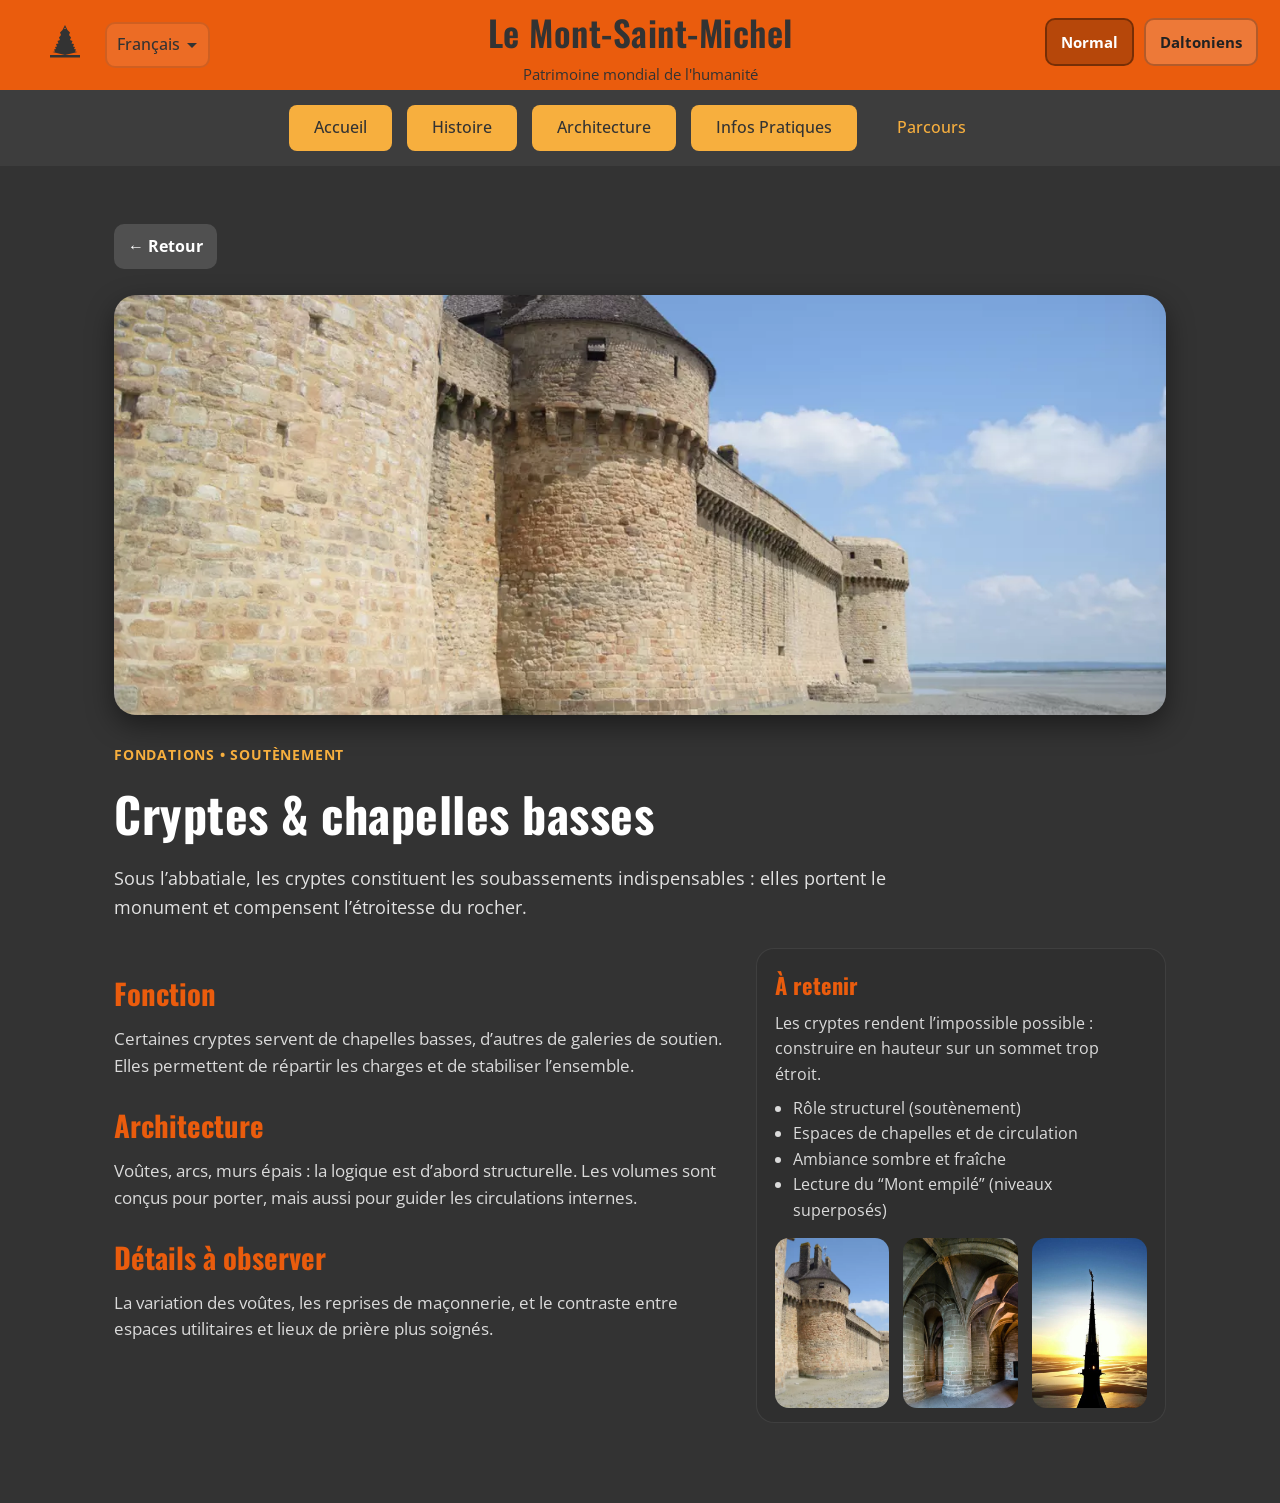
<file: architecture-cryptes.html>
﻿<!DOCTYPE html>
<html lang="fr">

<head>
  <meta charset="UTF-8">
  <meta name="viewport" content="width=device-width, initial-scale=1.0">
  <title>Cryptes & chapelles basses — Mont-Saint-Michel</title>
  <link rel="preconnect" href="https://fonts.googleapis.com">
  <link rel="preconnect" href="https://fonts.gstatic.com" crossorigin>
  <link
    href="https://fonts.googleapis.com/css2?family=Oswald:wght@400;600;700&family=Open+Sans:wght@300;400;600&display=swap"
    rel="stylesheet">
  <style>
    :root {
      --orange-principal: #ea5c0d;
      --orange-fonce: #b94503;
      --orange-clair: #f7af3e;
      --gris-fonce: #333333;
      --gris-moyen: #505050;
      --blanc: #ffffff;
      --font-titre: 'Oswald', sans-serif;
      --font-texte: 'Open Sans', sans-serif;
      --transition: all .3s ease;
    }

    * {
      margin: 0;
      padding: 0;
      box-sizing: border-box;
    }

    body {
      font-family: var(--font-texte);
      background: var(--gris-fonce);
      color: var(--blanc);
      line-height: 1.6;
      overflow-x: hidden;
    }

    a {
      text-decoration: none;
      color: inherit;
      transition: var(--transition);
    }

    img {
      max-width: 100%;
      display: block;
    }

    /* nav/buttons baseline (in case file lacks) */
    .nav {
      display: flex;
      justify-content: center;
      align-items: center;
      gap: 15px;
      background: #3d3d3d;
      padding: 15px 40px;
    }

    .nav-link {
      padding: 10px 25px;
      font-weight: 500;
      font-size: 1rem;
      color: #333;
      background: var(--orange-clair);
      border-radius: 8px;
    }

    .nav-link:hover {
      background: var(--orange-principal);
      color: var(--blanc);
    }

    .nav-link.no-bg {
      background: transparent;
      color: var(--orange-clair);
    }

    .nav-link.no-bg:hover {
      color: var(--blanc);
    }

    .logo {
      display: flex;
      align-items: center;
      gap: 15px;
    }

    .logo-image {
      width: 50px;
      height: 50px;
    }

    .site-title {
      position: absolute;
      left: 50%;
      transform: translateX(-50%);
      text-align: center;
    }

    .site-title h1 {
      font-family: var(--font-titre);
      font-size: 2.2rem;
      font-weight: 600;
      color: #333;
      margin-bottom: 2px;
      letter-spacing: .5px;
    }

    .site-title p {
      font-size: .95rem;
      color: #333;
    }

    .right-spacer {
      width: 180px;
    }

    .header {
      position: sticky;
      top: 0;
      z-index: 1000;
    }

    .header-top {
      background: var(--orange-principal);
      padding: 20px 40px;
      display: flex;
      align-items: center;
      justify-content: space-between;
      position: relative;
    }

    /* Page detail */
    .page-wrap {
      max-width: 1100px;
      margin: 0 auto;
      padding: 40px 24px 80px;
    }

    .breadcrumb {
      display: inline-flex;
      align-items: center;
      gap: 10px;
      margin: 18px 0 26px;
    }

    .btn-back {
      display: inline-flex;
      align-items: center;
      gap: 10px;
      background: var(--gris-moyen);
      color: #fff;
      padding: 10px 14px;
      border-radius: 10px;
      font-weight: 700;
    }

    .btn-back:hover {
      background: rgba(234, 92, 13, .25);
      color: var(--orange-clair);
    }

    .hero {
      border-radius: 22px;
      overflow: hidden;
      box-shadow: 0 10px 28px rgba(0, 0, 0, .45);
      margin-bottom: 28px;
    }

    .hero img {
      width: 100%;
      height: 420px;
      object-fit: cover;
    }

    .h-title {
      font-family: var(--font-titre);
      font-size: 3rem;
      letter-spacing: .5px;
      margin-bottom: 10px;
    }

    .kicker {
      color: var(--orange-clair);
      font-weight: 700;
      letter-spacing: .8px;
      text-transform: uppercase;
      font-size: .9rem;
      margin-bottom: 10px;
    }

    .lead {
      font-size: 1.15rem;
      color: #f2f2f2;
      opacity: .92;
      max-width: 85ch;
      margin-bottom: 26px;
    }

    .grid {
      display: grid;
      grid-template-columns: 1.2fr .8fr;
      gap: 26px;
      align-items: start;
    }

    .card {
      background: #2f2f2f;
      border: 1px solid rgba(255, 255, 255, .08);
      border-radius: 18px;
      padding: 18px 18px 14px;
    }

    .card h3 {
      font-family: var(--font-titre);
      font-size: 1.4rem;
      color: var(--orange-principal);
      margin-bottom: 8px;
    }

    .card p,
    .card li {
      color: #eaeaea;
      opacity: .92;
    }

    .card ul {
      padding-left: 18px;
      margin: 8px 0 0;
    }

    .gallery {
      display: grid;
      grid-template-columns: repeat(3, 1fr);
      gap: 14px;
      margin-top: 14px;
    }

    .gallery img {
      height: 170px;
      object-fit: cover;
      border-radius: 14px;
    }

    .section {
      margin-top: 22px;
    }

    .section h3 {
      font-family: var(--font-titre);
      font-size: 1.8rem;
      color: var(--orange-principal);
      margin: 18px 0 10px;
    }

    .section p {
      font-size: 1.05rem;
      color: #e9e9e9;
      opacity: .92;
    }

    @media (max-width:900px) {
      .grid {
        grid-template-columns: 1fr;
      }

      .hero img {
        height: 320px;
      }

      .gallery {
        grid-template-columns: 1fr 1fr;
      }
    }

    @media (max-width:600px) {
      .header-top {
        flex-direction: column;
        gap: 12px;
        padding: 15px 20px;
      }

      .site-title {
        position: static;
        transform: none;
      }

      .right-spacer {
        display: none;
      }

      .nav {
        flex-wrap: wrap;
        padding: 12px 20px;
      }

      .nav-link {
        padding: 8px 16px;
        font-size: .95rem;
      }

      .gallery {
        grid-template-columns: 1fr;
      }
    }

    /* === Accessibilité (sans JS) : Daltoniens + menu langue === */
    .theme-radio {
      position: absolute;
      width: 1px;
      height: 1px;
      overflow: hidden;
      clip: rect(0 0 0 0);
      white-space: nowrap;
    }

    .theme-switch {
      position: absolute;
      right: 22px;
      top: 18px;
      display: flex;
      gap: 10px;
      align-items: center;
      z-index: 2000;
    }

    .theme-btn {
      display: inline-flex;
      align-items: center;
      justify-content: center;
      padding: 10px 14px;
      border-radius: 10px;
      font-weight: 700;
      font-size: .95rem;
      cursor: pointer;
      user-select: none;
      border: 2px solid rgba(0, 0, 0, .25);
      background: rgba(255, 255, 255, .18);
      color: #222;
      transition: all .2s ease;
    }

    .theme-btn:hover {
      transform: translateY(-1px);
      background: rgba(255, 255, 255, .28);
    }

    #theme-default:checked~.app .theme-switch label[for="theme-default"],
    #theme-cb:checked~.app .theme-switch label[for="theme-cb"] {
      background: rgba(0, 0, 0, .22);
      color: #fff;
      border-color: rgba(0, 0, 0, .35);
    }

    #theme-cb:checked~.app {
      --orange-principal: #1F6FEB;
      --orange-fonce: #0B3D91;
      --orange-clair: #FFD500;
      --gris-fonce: #1f1f1f;
      --gris-moyen: #444444;
      --blanc: #ffffff;
    }

    #theme-cb:checked~.app a:focus,
    #theme-cb:checked~.app button:focus,
    #theme-cb:checked~.app label:focus {
      outline: 3px solid var(--orange-clair);
      outline-offset: 3px;
    }

    .lang {
      position: relative;
      display: flex;
      align-items: center;
      gap: 8px;
    }

    .lang-toggle {
      position: absolute;
      width: 1px;
      height: 1px;
      overflow: hidden;
      clip: rect(0 0 0 0);
      white-space: nowrap;
    }

    .language-selector {
      display: flex;
      align-items: center;
      gap: 6px;
      color: #333;
      font-size: 1rem;
      font-weight: 500;
      cursor: pointer;
      padding: 8px 10px;
      border-radius: 10px;
      background: rgba(255, 255, 255, .10);
      border: 2px solid rgba(0, 0, 0, .12);
    }

    .language-selector:hover {
      background: rgba(255, 255, 255, .18);
    }

    .lang-menu {
      position: absolute;
      top: calc(100% + 10px);
      right: 0;
      min-width: 180px;
      background: rgba(30, 30, 30, .96);
      border: 1px solid rgba(255, 255, 255, .12);
      border-radius: 14px;
      overflow: hidden;
      box-shadow: 0 12px 30px rgba(0, 0, 0, .35);
      display: none;
      z-index: 3000;
    }

    .lang-menu a {
      display: block;
      padding: 12px 14px;
      color: #fff;
      font-weight: 600;
    }

    .lang-menu a:hover {
      background: rgba(234, 92, 13, .18);
    }

    .lang-toggle:checked~.lang-menu {
      display: block;
    }

    .header,
    header {
      width: 100%;
    }

    .header-top {
      width: 100%;
      margin: 0;
    }

    @media (max-width:768px) {
      .theme-switch {
        right: 12px;
        top: 12px;
        gap: 8px;
      }

      .theme-btn {
        padding: 8px 10px;
        font-size: .9rem;
      }

      .lang-menu {
        right: 0;
      }
    }

        /* ── Correctif RTL : theme-switch passe à gauche ── */
        [dir="rtl"] .theme-switch {
            right: auto;
            left: 22px;
        }

        @media (max-width: 768px) {
            [dir="rtl"] .theme-switch {
                right: auto;
                left: 12px;
            }
        }  </style>
</head>

<body>
  <input type="radio" name="theme" id="theme-default" class="theme-radio" checked>
  <input type="radio" name="theme" id="theme-cb" class="theme-radio">
  <div class="app">

    <header class="header">
      <div class="header-top">
        <div class="logo">
          <svg class="logo-image" viewBox="0 0 100 100" fill="#333333" aria-hidden="true">
            <path
              d="M50 10 L55 20 L60 25 L58 30 L62 35 L60 40 L65 42 L63 47 L68 48 L66 53 L70 54 L68 58 L72 59 L70 63 L75 64 L50 70 L25 64 L30 63 L28 59 L32 58 L30 54 L34 53 L32 48 L37 47 L35 42 L40 40 L38 35 L42 30 L40 25 L45 20 Z" />
            <rect x="20" y="70" width="60" height="5" fill="#333333" />
            <polygon points="50,15 52,18 48,18" fill="var(--orange-principal)" />
          </svg>

          <div class="lang">
            <input class="lang-toggle" type="checkbox" id="lang-toggle-architecture-fr">
            <label class="language-selector" for="lang-toggle-architecture-fr">
              <span>Français</span>
              <svg viewBox="0 0 12 12" fill="currentColor" aria-hidden="true" style="width:12px;height:12px;">
                <path d="M6 9L1 4h10z" />
              </svg>
            </label>
            <div aria-label="Choix de langue" class="lang-menu" role="menu">
              <a href="index.html" role="menuitem">Français</a>
              <a href="#" data-set-lang="en" role="menuitem">English</a>
              <a href="#" data-set-lang="ar" role="menuitem">العربية</a>
            </div>
          </div>
        </div>

        <div class="site-title">
          <h1>Le Mont-Saint-Michel</h1>
          <p>Patrimoine mondial de l'humanité</p>
        </div>

        <div class="right-spacer" aria-hidden="true"></div>

        <div class="theme-switch" aria-label="Accessibilité daltoniens">
          <label for="theme-default" class="theme-btn">Normal</label>
          <label for="theme-cb" class="theme-btn">Daltoniens</label>
        </div>
      </div>

      <nav class="nav" aria-label="Navigation principale"><a href="index.html" class="nav-link">Accueil</a><a
          href="histoire.html" class="nav-link">Histoire</a><a href="architecture.html"
          class="nav-link">Architecture</a><a href="infos-pratiques.html" class="nav-link">Infos Pratiques</a><a
          href="#" class="nav-link no-bg">Parcours</a></nav>
    </header>

    <main class="page-wrap">
      <div class="breadcrumb">
        <a class="btn-back" href="architecture.html">← Retour</a>
      </div>

      <div class="hero">
        <img src="cryptes.webp" alt="Cryptes & chapelles basses">
      </div>

      <div class="kicker">Fondations • Soutènement</div>
      <h2 class="h-title">Cryptes & chapelles basses</h2>
      <p class="lead">Sous l’abbatiale, les cryptes constituent les soubassements indispensables : elles portent le
        monument et compensent l’étroitesse du rocher.</p>

      <div class="grid">
        <div>
          <div class="section">
            <h3>Fonction</h3>
            <p>Certaines cryptes servent de chapelles basses, d’autres de galeries de soutien. Elles permettent de
              répartir les charges et de stabiliser l’ensemble.</p>
          </div>
          <div class="section">
            <h3>Architecture</h3>
            <p>Voûtes, arcs, murs épais : la logique est d’abord structurelle. Les volumes sont conçus pour porter, mais
              aussi pour guider les circulations internes.</p>
          </div>
          <div class="section">
            <h3>Détails à observer</h3>
            <p>La variation des voûtes, les reprises de maçonnerie, et le contraste entre espaces utilitaires et lieux
              de prière plus soignés.</p>
          </div>
        </div>

        <aside class="card">
          <h3>À retenir</h3>
          <p>Les cryptes rendent l’impossible possible : construire en hauteur sur un sommet trop étroit.</p>
          <ul>
            <li>Rôle structurel (soutènement)</li>
            <li>Espaces de chapelles et de circulation</li>
            <li>Ambiance sombre et fraîche</li>
            <li>Lecture du “Mont empilé” (niveaux superposés)</li>
          </ul>
          <div class="gallery">
            <img src="cryptes.webp" alt=""><img src="interieur.jpg" alt=""><img src="pique.jpg" alt="">
          </div>
        </aside>
      </div>
    </main>
  </div>
</body>

</html>
</file>
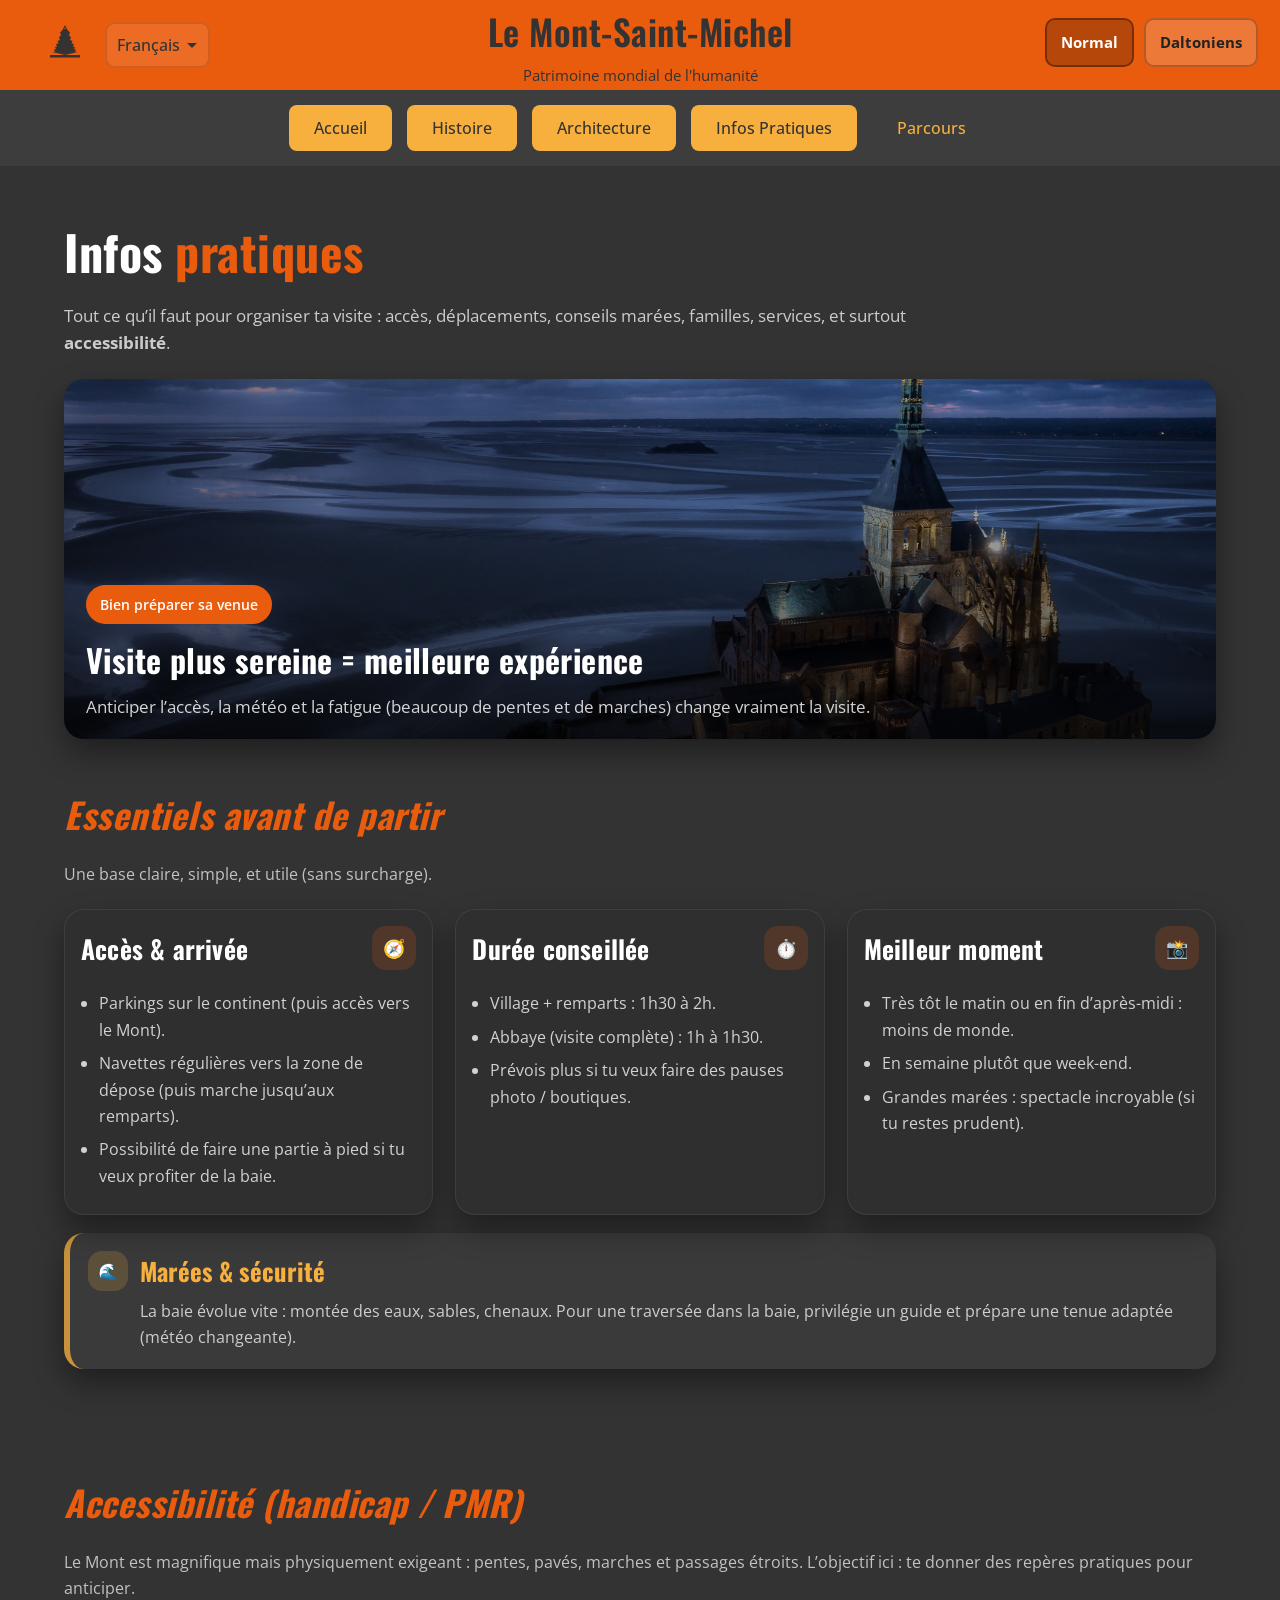
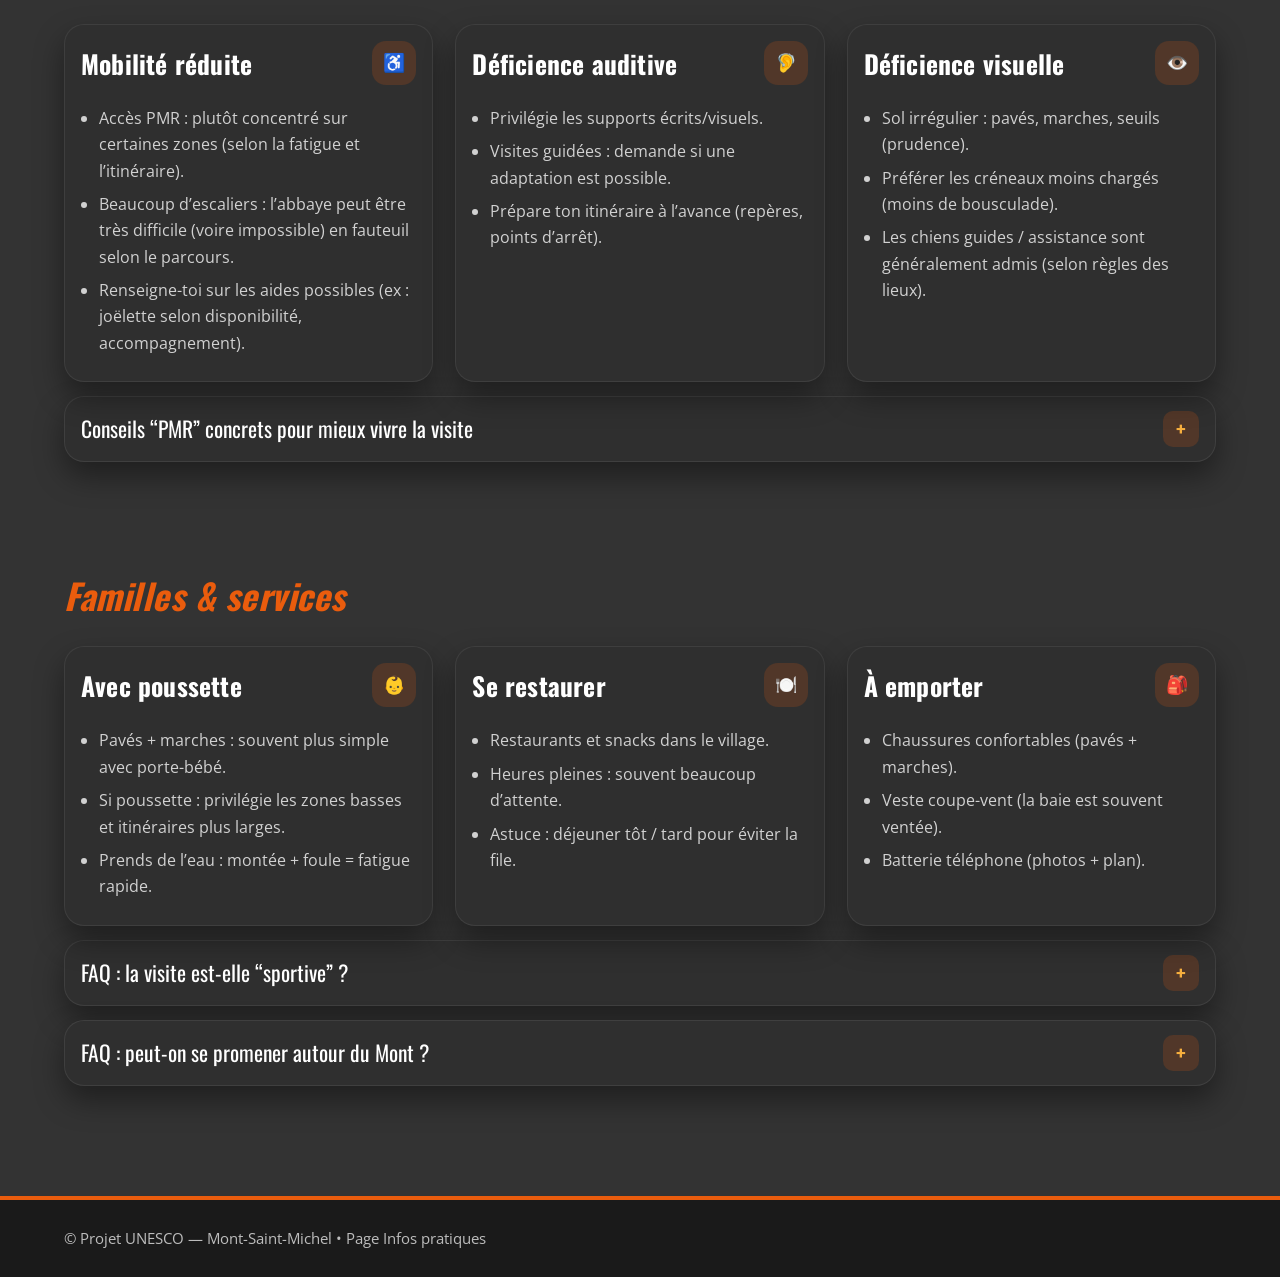
<file: infos-pratiques.html>
﻿<!DOCTYPE html>

<html lang="fr">

<head>
    <meta charset="utf-8" />
    <meta content="width=device-width, initial-scale=1" name="viewport" />
    <title>Infos pratiques — Mont-Saint-Michel</title>
    <link href="https://fonts.googleapis.com" rel="preconnect" />
    <link crossorigin="" href="https://fonts.gstatic.com" rel="preconnect" />
    <link
        href="https://fonts.googleapis.com/css2?family=Oswald:wght@400;600;700&amp;family=Open+Sans:wght@300;400;600&amp;display=swap"
        rel="stylesheet" />
    <style>
        :root {
            --orange-principal: #ea5c0d;
            --orange-fonce: #b94503;
            --orange-clair: #f7af3e;
            --gris-fonce: #333333;
            --gris-moyen: #505050;
            --blanc: #ffffff;
            --font-titre: 'Oswald', sans-serif;
            --font-texte: 'Open Sans', sans-serif;
            --transition: all 0.3s ease;

            --max: 1200px;
            --shadow: 0 14px 30px rgba(0, 0, 0, .40);
            --r-xl: 20px;
            --r-lg: 14px;
        }

        * {
            box-sizing: border-box;
        }

        html {
            scroll-behavior: smooth;
        }

        body {
            margin: 0;
            font-family: var(--font-texte);
            background: var(--gris-fonce);
            color: var(--blanc);
            line-height: 1.65;
            overflow-x: hidden;
        }

        a {
            color: inherit;
            text-decoration: none;
        }

        img {
            max-width: 100%;
            display: block;
            height: auto;
        }

        .container {
            max-width: var(--max);
            margin: 0 auto;
            padding: 0 24px;
        }

        /* ===== BANNIÈRE IDENTIQUE ===== */
        .header {
            position: sticky;
            top: 0;
            z-index: 1000;
        }

        .header-top {
            background-color: var(--orange-principal);
            padding: 20px 40px;
            display: flex;
            align-items: center;
            justify-content: space-between;
            position: relative;
        }

        .logo {
            display: flex;
            align-items: center;
            gap: 15px;
        }

        .logo-image {
            width: 50px;
            height: 50px;
        }

        .language-selector {
            display: flex;
            align-items: center;
            gap: 6px;
            color: #333333;
            font-size: 1rem;
            font-weight: 500;
            cursor: pointer;
            user-select: none;
        }

        .language-selector svg {
            width: 12px;
            height: 12px;
        }

        .site-title {
            position: absolute;
            left: 50%;
            transform: translateX(-50%);
            text-align: center;
        }

        .site-title h1 {
            font-family: var(--font-titre);
            font-size: 2.2rem;
            font-weight: 600;
            color: #333333;
            margin: 0 0 2px;
            letter-spacing: .5px;
        }

        .site-title p {
            margin: 0;
            font-size: .95rem;
            color: #333333;
            font-weight: 400;
        }

        .nav {
            display: flex;
            justify-content: center;
            align-items: center;
            gap: 15px;
            background-color: #3d3d3d;
            padding: 15px 40px;
            flex-wrap: wrap;
        }

        .nav-link {
            padding: 10px 25px;
            font-weight: 500;
            font-size: 1rem;
            color: #333333;
            background-color: var(--orange-clair);
            border-radius: 8px;
            transition: var(--transition);
            white-space: nowrap;
        }

        .nav-link:hover {
            background-color: var(--orange-principal);
            color: var(--blanc);
        }

        .nav-link.no-bg {
            background-color: transparent;
            color: var(--orange-clair);
        }

        .nav-link.no-bg:hover {
            color: var(--blanc);
        }

        /* ===== HERO ===== */
        .page-hero {
            padding: 46px 0 12px;
        }

        .page-hero h2 {
            font-family: var(--font-titre);
            font-size: 3rem;
            letter-spacing: .5px;
            margin: 0 0 10px;
            font-weight: 700;
        }

        .page-hero h2 span {
            color: var(--orange-principal);
        }

        .page-hero p {
            margin: 0;
            max-width: 860px;
            color: rgba(255, 255, 255, .75);
            font-size: 1.05rem;
        }

        /* ===== VISUEL ===== */
        .banner {
            margin-top: 22px;
            border-radius: var(--r-xl);
            overflow: hidden;
            box-shadow: var(--shadow);
            position: relative;
            background: #222;
        }

        .banner img {
            width: 100%;
            height: 360px;
            object-fit: cover;
        }

        .banner .overlay {
            position: absolute;
            inset: 0;
            background: linear-gradient(to top, rgba(0, 0, 0, .86) 0%, rgba(0, 0, 0, .40) 55%, rgba(0, 0, 0, .10) 100%);
        }

        .banner .box {
            position: absolute;
            left: 22px;
            right: 22px;
            bottom: 18px;
            max-width: 920px;
        }

        .badge {
            display: inline-block;
            background: var(--orange-principal);
            padding: 8px 14px;
            border-radius: 999px;
            font-weight: 600;
            font-size: .9rem;
            margin-bottom: 10px;
        }

        .banner h3 {
            font-family: var(--font-titre);
            margin: 0 0 6px;
            font-size: 2rem;
            letter-spacing: .4px;
        }

        .banner p {
            margin: 0;
            color: rgba(255, 255, 255, .82);
        }

        /* ===== LAYOUT ===== */
        .section {
            padding: 34px 0 70px;
        }

        .section-title {
            font-family: var(--font-titre);
            font-size: 2.2rem;
            color: var(--orange-principal);
            margin: 0 0 18px;
            font-style: italic;
            letter-spacing: .5px;
        }

        .muted {
            color: rgba(255, 255, 255, .70);
        }

        .grid {
            display: grid;
            grid-template-columns: repeat(3, 1fr);
            gap: 22px;
            margin-top: 22px;
        }

        .card {
            background: #2f2f2f;
            border-radius: var(--r-xl);
            box-shadow: var(--shadow);
            overflow: hidden;
            transition: var(--transition);
            border: 1px solid rgba(255, 255, 255, .07);
        }

        .card:hover {
            transform: translateY(-4px);
            box-shadow: 0 18px 36px rgba(234, 92, 13, .25);
        }

        .card .head {
            padding: 16px 16px 0;
            display: flex;
            align-items: center;
            justify-content: space-between;
            gap: 10px;
        }

        .icon {
            width: 44px;
            height: 44px;
            border-radius: 14px;
            display: grid;
            place-items: center;
            background: rgba(234, 92, 13, .18);
            color: var(--orange-clair);
            font-size: 18px;
            flex: 0 0 auto;
        }

        .card h4 {
            font-family: var(--font-titre);
            font-size: 1.6rem;
            margin: 0;
            letter-spacing: .2px;
        }

        .card .body {
            padding: 10px 16px 18px;
            color: rgba(255, 255, 255, .78);
            font-size: 1rem;
        }

        .card ul {
            margin: 10px 0 0;
            padding-left: 18px;
        }

        .card li {
            margin: 7px 0;
        }

        /* ===== Bandeau alerte (marées / sécurité) ===== */
        .alert {
            margin-top: 18px;
            background: #3a3a3a;
            border-radius: var(--r-xl);
            box-shadow: var(--shadow);
            padding: 18px 18px;
            border-left: 6px solid rgba(247, 175, 62, .75);
            display: flex;
            gap: 12px;
            align-items: flex-start;
        }

        .alert .bubble {
            width: 40px;
            height: 40px;
            border-radius: 14px;
            display: grid;
            place-items: center;
            background: rgba(247, 175, 62, .18);
            color: var(--orange-clair);
            font-weight: 700;
            flex: 0 0 auto;
        }

        .alert h4 {
            font-family: var(--font-titre);
            margin: 0 0 6px;
            color: var(--orange-clair);
            font-size: 1.55rem;
        }

        .alert p {
            margin: 0;
            color: rgba(255, 255, 255, .75);
        }

        /* ===== FAQ (sans JS) ===== */
        details {
            margin-top: 14px;
            background: #2f2f2f;
            border-radius: var(--r-xl);
            box-shadow: var(--shadow);
            padding: 14px 16px;
            border: 1px solid rgba(255, 255, 255, .08);
        }

        summary {
            cursor: pointer;
            list-style: none;
            font-family: var(--font-titre);
            font-size: 1.35rem;
            display: flex;
            align-items: center;
            justify-content: space-between;
            gap: 12px;
        }

        summary::-webkit-details-marker {
            display: none;
        }

        .plus {
            width: 36px;
            height: 36px;
            border-radius: 10px;
            display: grid;
            place-items: center;
            background: rgba(234, 92, 13, .18);
            color: var(--orange-clair);
            font-weight: 800;
        }

        details p {
            margin: 10px 0 0;
            color: rgba(255, 255, 255, .74);
            line-height: 1.75;
        }

        /* ===== Footer ===== */
        .footer {
            margin-top: 40px;
            background: #1a1a1a;
            border-top: 4px solid var(--orange-principal);
            padding: 26px 0;
            color: #bdbdbd;
            font-size: .95rem;
        }

        @media (max-width: 1024px) {
            .grid {
                grid-template-columns: repeat(2, 1fr);
            }

            .banner img {
                height: 320px;
            }
        }

        @media (max-width: 768px) {
            .header-top {
                flex-direction: column;
                gap: 12px;
                padding: 15px 20px;
            }

            .site-title {
                position: static;
                transform: none;
            }

            .site-title h1 {
                font-size: 1.6rem;
            }

            .nav {
                padding: 12px 20px;
            }

            .nav-link {
                font-size: .95rem;
                padding: 9px 18px;
            }

            .page-hero h2 {
                font-size: 2.2rem;
            }

            .grid {
                grid-template-columns: 1fr;
            }

            .banner img {
                height: 260px;
            }
        }

        /* === Accessibilité (sans JS) : Daltoniens + menu langue === */
        .theme-radio {
            position: absolute;
            width: 1px;
            height: 1px;
            overflow: hidden;
            clip: rect(0 0 0 0);
            white-space: nowrap;
        }

        .theme-switch {
            position: absolute;
            right: 22px;
            top: 18px;
            display: flex;
            gap: 10px;
            align-items: center;
            z-index: 2000;
        }

        .theme-btn {
            display: inline-flex;
            align-items: center;
            justify-content: center;
            padding: 10px 14px;
            border-radius: 10px;
            font-weight: 700;
            font-size: .95rem;
            cursor: pointer;
            user-select: none;
            border: 2px solid rgba(0, 0, 0, .25);
            background: rgba(255, 255, 255, .18);
            color: #222;
            transition: all .2s ease;
        }

        .theme-btn:hover {
            transform: translateY(-1px);
            background: rgba(255, 255, 255, .28);
        }

        #theme-default:checked~.app .theme-switch label[for="theme-default"],
        #theme-cb:checked~.app .theme-switch label[for="theme-cb"] {
            background: rgba(0, 0, 0, .22);
            color: #fff;
            border-color: rgba(0, 0, 0, .35);
        }

        #theme-cb:checked~.app {
            --orange-principal: #1F6FEB;
            --orange-fonce: #0B3D91;
            --orange-clair: #FFD500;
            --gris-fonce: #1f1f1f;
            --gris-moyen: #444444;
            --blanc: #ffffff;
        }

        #theme-cb:checked~.app a:focus,
        #theme-cb:checked~.app button:focus,
        #theme-cb:checked~.app label:focus {
            outline: 3px solid var(--orange-clair);
            outline-offset: 3px;
        }

        .lang {
            position: relative;
            display: flex;
            align-items: center;
            gap: 8px;
        }

        .lang-toggle {
            position: absolute;
            width: 1px;
            height: 1px;
            overflow: hidden;
            clip: rect(0 0 0 0);
            white-space: nowrap;
        }

        .language-selector {
            display: flex;
            align-items: center;
            gap: 6px;
            color: #333;
            font-size: 1rem;
            font-weight: 500;
            cursor: pointer;
            padding: 8px 10px;
            border-radius: 10px;
            background: rgba(255, 255, 255, .10);
            border: 2px solid rgba(0, 0, 0, .12);
        }

        .language-selector:hover {
            background: rgba(255, 255, 255, .18);
        }

        .lang-menu {
            position: absolute;
            top: calc(100% + 10px);
            right: 0;
            min-width: 180px;
            background: rgba(30, 30, 30, .96);
            border: 1px solid rgba(255, 255, 255, .12);
            border-radius: 14px;
            overflow: hidden;
            box-shadow: 0 12px 30px rgba(0, 0, 0, .35);
            display: none;
            z-index: 3000;
        }

        .lang-menu a {
            display: block;
            padding: 12px 14px;
            color: #fff;
            font-weight: 600;
        }

        .lang-menu a:hover {
            background: rgba(234, 92, 13, .18);
        }

        .lang-toggle:checked~.lang-menu {
            display: block;
        }

        .header,
        header {
            width: 100%;
        }

        .header-top {
            width: 100%;
            margin: 0;
        }

        @media (max-width:768px) {
            .theme-switch {
                right: 12px;
                top: 12px;
                gap: 8px;
            }

            .theme-btn {
                padding: 8px 10px;
                font-size: .9rem;
            }

            .lang-menu {
                right: 0;
            }
        }

        /* ── Correctif RTL : theme-switch passe à gauche ── */
        [dir="rtl"] .theme-switch {
            right: auto;
            left: 22px;
        }

        @media (max-width: 768px) {
            [dir="rtl"] .theme-switch {
                right: auto;
                left: 12px;
            }
        }    </style>
</head>

<body data-page="infos"><input checked="" class="theme-radio" id="theme-default" name="theme" type="radio" />
    <input class="theme-radio" id="theme-cb" name="theme" type="radio" />





    <div class="app">
        <header class="header">
            <div class="header-top">
                <div class="logo">
                    <svg aria-hidden="true" class="logo-image" fill="#333333" viewBox="0 0 100 100">
                        <path
                            d="M50 10 L55 20 L60 25 L58 30 L62 35 L60 40 L65 42 L63 47 L68 48 L66 53 L70 54 L68 58 L72 59 L70 63 L75 64 L50 70 L25 64 L30 63 L28 59 L32 58 L30 54 L34 53 L32 48 L37 47 L35 42 L40 40 L38 35 L42 30 L40 25 L45 20 Z">
                        </path>
                        <rect fill="#333333" height="5" width="60" x="20" y="70"></rect>
                        <polygon fill="var(--orange-principal)" points="50,15 52,18 48,18"></polygon>
                    </svg>
                    <div class="lang">
                        <input class="lang-toggle" id="lang-toggle-infos-pratiques-fr" type="checkbox" />
                        <label class="language-selector" for="lang-toggle-infos-pratiques-fr">
                            <span class="lang-current">Français</span>
                            <svg aria-hidden="true" fill="currentColor" style="width:12px;height:12px;"
                                viewBox="0 0 12 12">
                                <path d="M6 9L1 4h10z"></path>
                            </svg>
                        </label>
                        <div aria-label="Choix de langue" class="lang-menu" role="menu">
                            <a href="#" role="menuitem" data-set-lang="fr">Français</a>
                            <a href="#" role="menuitem" data-set-lang="en">English</a>
                            <a href="#" role="menuitem" data-set-lang="ar">العربية</a>
                        </div>
                    </div>
                </div>
                <div class="site-title">
                    <h1 data-i18n="site.title">Le Mont-Saint-Michel</h1>
                    <p data-i18n="site.subtitle">Patrimoine mondial de l'humanité</p>
                </div>
                <div aria-hidden="true" class="right-spacer"></div>
                <div aria-label="Accessibilité daltoniens" class="theme-switch">
                    <label class="theme-btn" for="theme-default"><span data-i18n="theme.normal">Normal</span></label>
                    <label class="theme-btn" for="theme-cb"><span data-i18n="theme.colorblind">Daltoniens</span></label>
                </div>
            </div>
            <nav aria-label="Navigation principale" class="nav"><a class="nav-link" href="index.html" data-nav="index" data-i18n="nav.home">Accueil</a><a
                    class="nav-link" href="histoire.html">Histoire</a><a class="nav-link"
                    href="architecture.html">Architecture</a><a class="nav-link" href="infos-pratiques.html" data-nav="infos" data-i18n="nav.practical">Infos Pratiques</a><a class="nav-link no-bg" href="parcours.html" data-nav="parcours" data-i18n="nav.route">Parcours</a></nav>
        </header>
        <!-- BANNIÈRE IDENTIQUE -->
        <main class="container">
            <section class="page-hero">
                <h2>Infos <span>pratiques</span></h2>
                <p>
                    Tout ce qu’il faut pour organiser ta visite : accès, déplacements, conseils marées,
                    familles, services, et surtout <b>accessibilité</b>.
                </p>
                <div class="banner">
                    <img alt="Baie du Mont-Saint-Michel" src="baie.jpg" />
                    <div class="overlay"></div>
                    <div class="box">
                        <div class="badge">Bien préparer sa venue</div>
                        <h3>Visite plus sereine = meilleure expérience</h3>
                        <p>Anticiper l’accès, la météo et la fatigue (beaucoup de pentes et de marches) change vraiment
                            la
                            visite.</p>
                    </div>
                </div>
            </section>
            <section aria-label="Informations essentielles" class="section">
                <h3 class="section-title">Essentiels avant de partir</h3>
                <p class="muted">Une base claire, simple, et utile (sans surcharge).</p>
                <div class="grid">
                    <article class="card">
                        <div class="head">
                            <div>
                                <h4>Accès &amp; arrivée</h4>
                            </div>
                            <div class="icon">🧭</div>
                        </div>
                        <div class="body">
                            <ul>
                                <li>Parkings sur le continent (puis accès vers le Mont).</li>
                                <li>Navettes régulières vers la zone de dépose (puis marche jusqu’aux remparts).</li>
                                <li>Possibilité de faire une partie à pied si tu veux profiter de la baie.</li>
                            </ul>
                        </div>
                    </article>
                    <article class="card">
                        <div class="head">
                            <div>
                                <h4>Durée conseillée</h4>
                            </div>
                            <div class="icon">⏱️</div>
                        </div>
                        <div class="body">
                            <ul>
                                <li>Village + remparts : 1h30 à 2h.</li>
                                <li>Abbaye (visite complète) : 1h à 1h30.</li>
                                <li>Prévois plus si tu veux faire des pauses photo / boutiques.</li>
                            </ul>
                        </div>
                    </article>
                    <article class="card">
                        <div class="head">
                            <div>
                                <h4>Meilleur moment</h4>
                            </div>
                            <div class="icon">📸</div>
                        </div>
                        <div class="body">
                            <ul>
                                <li>Très tôt le matin ou en fin d’après-midi : moins de monde.</li>
                                <li>En semaine plutôt que week-end.</li>
                                <li>Grandes marées : spectacle incroyable (si tu restes prudent).</li>
                            </ul>
                        </div>
                    </article>
                </div>
                <div aria-label="Conseils de sécurité marées" class="alert" role="note">
                    <div class="bubble">🌊</div>
                    <div>
                        <h4>Marées &amp; sécurité</h4>
                        <p>
                            La baie évolue vite : montée des eaux, sables, chenaux. Pour une traversée dans la baie,
                            privilégie un guide et prépare une tenue adaptée (météo changeante).
                        </p>
                    </div>
                </div>
            </section>
            <section aria-label="Accessibilité" class="section">
                <h3 class="section-title">Accessibilité (handicap / PMR)</h3>
                <p class="muted">
                    Le Mont est magnifique mais physiquement exigeant : pentes, pavés, marches et passages étroits.
                    L’objectif ici : te donner des repères pratiques pour anticiper.
                </p>
                <div class="grid">
                    <article class="card">
                        <div class="head">
                            <div>
                                <h4>Mobilité réduite</h4>
                            </div>
                            <div class="icon">♿</div>
                        </div>
                        <div class="body">
                            <ul>
                                <li>Accès PMR : plutôt concentré sur certaines zones (selon la fatigue et l’itinéraire).
                                </li>
                                <li>Beaucoup d’escaliers : l’abbaye peut être très difficile (voire impossible) en
                                    fauteuil
                                    selon le parcours.</li>
                                <li>Renseigne-toi sur les aides possibles (ex : joëlette selon disponibilité,
                                    accompagnement).</li>
                            </ul>
                        </div>
                    </article>
                    <article class="card">
                        <div class="head">
                            <div>
                                <h4>Déficience auditive</h4>
                            </div>
                            <div class="icon">🦻</div>
                        </div>
                        <div class="body">
                            <ul>
                                <li>Privilégie les supports écrits/visuels.</li>
                                <li>Visites guidées : demande si une adaptation est possible.</li>
                                <li>Prépare ton itinéraire à l’avance (repères, points d’arrêt).</li>
                            </ul>
                        </div>
                    </article>
                    <article class="card">
                        <div class="head">
                            <div>
                                <h4>Déficience visuelle</h4>
                            </div>
                            <div class="icon">👁️</div>
                        </div>
                        <div class="body">
                            <ul>
                                <li>Sol irrégulier : pavés, marches, seuils (prudence).</li>
                                <li>Préférer les créneaux moins chargés (moins de bousculade).</li>
                                <li>Les chiens guides / assistance sont généralement admis (selon règles des lieux).
                                </li>
                            </ul>
                        </div>
                    </article>
                </div>
                <details>
                    <summary>Conseils “PMR” concrets pour mieux vivre la visite <span class="plus">+</span></summary>
                    <p>
                        Arrive tôt, fais des pauses fréquentes, repère les zones plus “planes” (au pied et autour des
                        remparts),
                        et limite l’objectif : mieux vaut profiter de 2-3 points forts que “tout faire” et se fatiguer.
                    </p>
                </details>
            </section>
            <section aria-label="Familles et services" class="section">
                <h3 class="section-title">Familles &amp; services</h3>
                <div class="grid">
                    <article class="card">
                        <div class="head">
                            <div>
                                <h4>Avec poussette</h4>
                            </div>
                            <div class="icon">👶</div>
                        </div>
                        <div class="body">
                            <ul>
                                <li>Pavés + marches : souvent plus simple avec porte-bébé.</li>
                                <li>Si poussette : privilégie les zones basses et itinéraires plus larges.</li>
                                <li>Prends de l’eau : montée + foule = fatigue rapide.</li>
                            </ul>
                        </div>
                    </article>
                    <article class="card">
                        <div class="head">
                            <div>
                                <h4>Se restaurer</h4>
                            </div>
                            <div class="icon">🍽️</div>
                        </div>
                        <div class="body">
                            <ul>
                                <li>Restaurants et snacks dans le village.</li>
                                <li>Heures pleines : souvent beaucoup d’attente.</li>
                                <li>Astuce : déjeuner tôt / tard pour éviter la file.</li>
                            </ul>
                        </div>
                    </article>
                    <article class="card">
                        <div class="head">
                            <div>
                                <h4>À emporter</h4>
                            </div>
                            <div class="icon">🎒</div>
                        </div>
                        <div class="body">
                            <ul>
                                <li>Chaussures confortables (pavés + marches).</li>
                                <li>Veste coupe-vent (la baie est souvent ventée).</li>
                                <li>Batterie téléphone (photos + plan).</li>
                            </ul>
                        </div>
                    </article>
                </div>
                <details>
                    <summary>FAQ : la visite est-elle “sportive” ? <span class="plus">+</span></summary>
                    <p>
                        Oui : il y a des montées, des marches et des zones étroites. Même sans faire l’abbaye,
                        le village + remparts demande de l’énergie. Prends ton temps.
                    </p>
                </details>
                <details>
                    <summary>FAQ : peut-on se promener autour du Mont ? <span class="plus">+</span></summary>
                    <p>
                        Oui, mais la baie est un milieu naturel : renseigne-toi sur les marées, la météo, et reste sur
                        des
                        parcours sûrs.
                        Pour une traversée complète, un guide est la meilleure option.
                    </p>
                </details>
            </section>
        </main>
        <footer class="footer">
            <div class="container">
                © Projet UNESCO — Mont-Saint-Michel • Page Infos pratiques
            </div>
        </footer>
    </div>
    <script src="i18n.js"></script>
</body>

</html>
</file>
